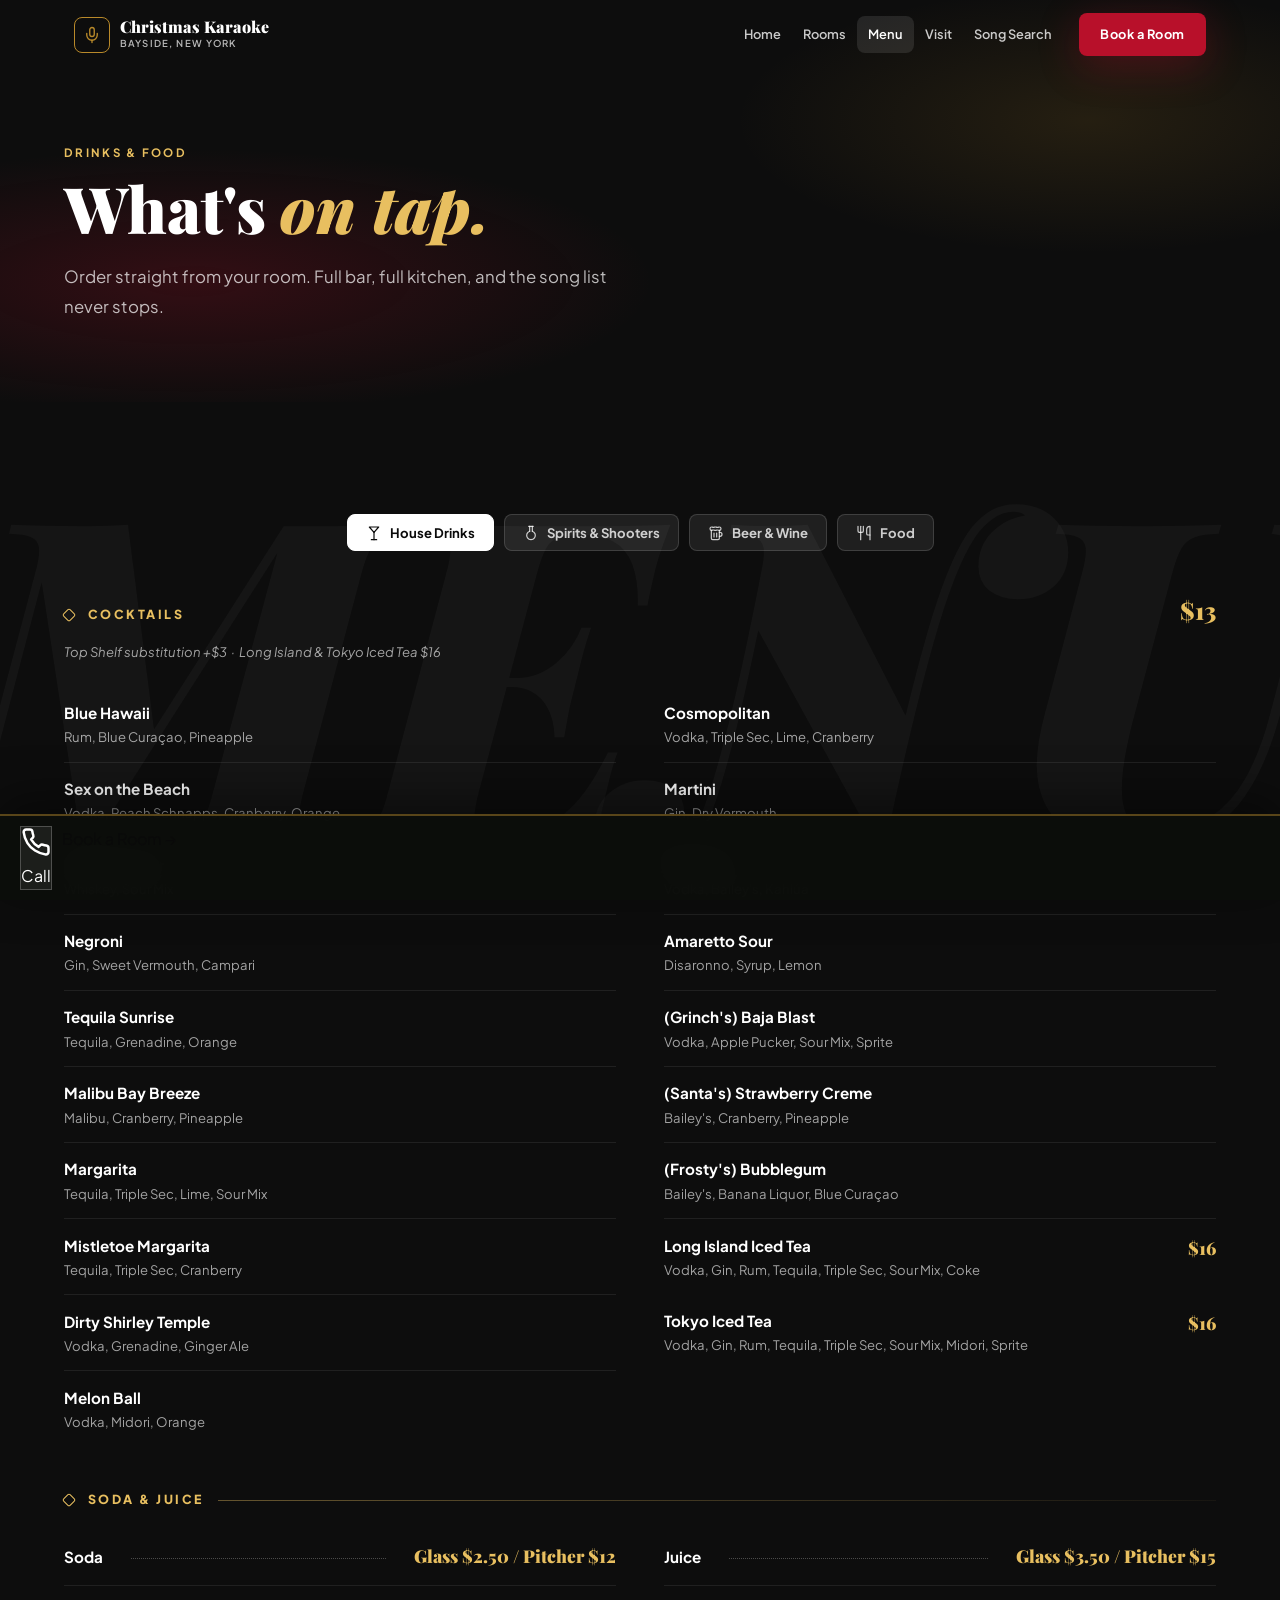
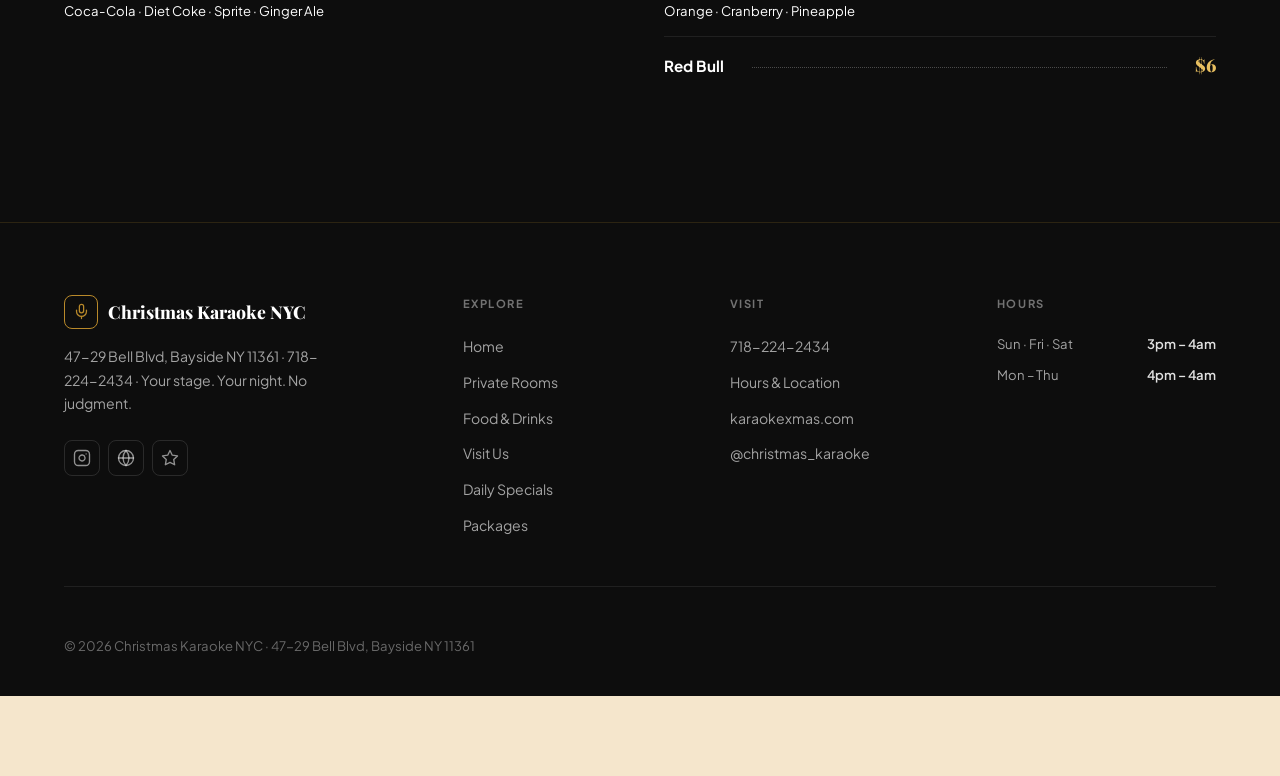
<file: menu.html>
<!DOCTYPE html>
<html lang="en">
<head>
<meta charset="UTF-8">
<meta name="viewport" content="width=device-width, initial-scale=1.0">
<title>Menu | Christmas Karaoke NYC</title>
<meta name="description" content="Cocktails, spirits, beer, wine, soju, and food. Order straight from your private karaoke room at Christmas Karaoke NYC in Bayside, Queens.">
<link rel="canonical" href="https://www.karaokexmas.com/menu.html">
<link rel="icon" href="data:image/svg+xml,%3Csvg xmlns='http://www.w3.org/2000/svg' viewBox='0 0 24 24' fill='none' stroke='%23e8bf60' stroke-width='2.2' stroke-linecap='round' stroke-linejoin='round'%3E%3Crect x='9' y='2' width='6' height='12' rx='3'/%3E%3Cpath d='M19 10v2a7 7 0 0 1-14 0v-2'/%3E%3Cline x1='12' x2='12' y1='19' y2='22'/%3E%3C/svg%3E">
<link rel="preconnect" href="https://fonts.googleapis.com">
<link rel="preconnect" href="https://fonts.gstatic.com" crossorigin>
<link href="https://fonts.googleapis.com/css2?family=Plus+Jakarta+Sans:wght@400;500;600;700;800&family=Playfair+Display:ital,wght@0,800;0,900;1,900&display=swap" rel="stylesheet">
<link rel="stylesheet" href="styles.css">
</head>
<body>

<!-- NAV -->
<nav id="nav">
  <div class="nav-inner">
    <a href="index.html" class="nav-logo">
      <div class="nav-logo-icon"><svg viewBox="0 0 24 24" fill="none" stroke="currentColor" stroke-width="1.8" stroke-linecap="round" stroke-linejoin="round"><rect x="9" y="2" width="6" height="12" rx="3"/><path d="M19 10v2a7 7 0 0 1-14 0v-2"/><line x1="12" x2="12" y1="19" y2="22"/></svg></div>
      <div><span class="nav-logo-top">Christmas Karaoke</span><span class="nav-logo-sub">Bayside, New York</span></div>
    </a>
    <ul class="nav-links">
      <li><a href="index.html">Home</a></li>
      <li><a href="rooms.html">Rooms</a></li>
      <li><a href="menu.html" class="active">Menu</a></li>
      <li><a href="visit.html">Visit</a></li>
      <li><a href="https://playboxkaraoke.com/search/" target="_blank" rel="noopener">Song Search</a></li>
    </ul>
    <div class="nav-book"><a href="index.html#booking" class="btn btn-red">Book a Room</a></div>
    <button class="nav-burger" onclick="toggleNav()" aria-label="Menu" aria-expanded="false"><span></span><span></span><span></span></button>
  </div>
</nav>
<div class="nav-drawer" id="nav-drawer">
  <a href="index.html" onclick="closeNav()">Home</a>
  <a href="rooms.html" onclick="closeNav()">Rooms</a>
  <a href="menu.html" onclick="closeNav()">Menu</a>
  <a href="visit.html" onclick="closeNav()">Visit</a>
  <a href="https://playboxkaraoke.com/search/" target="_blank" rel="noopener" onclick="closeNav()">Song Search</a>
  <a href="index.html#booking" onclick="closeNav()" class="drawer-book">Book a Room →</a>
</div>

<!-- PAGE HEADER -->
<section class="page-header">
  <div class="page-header-inner">
    <p class="page-header-eyebrow">Drinks & Food</p>
    <h1>What's <em>on tap.</em></h1>
    <p class="page-header-sub">Order straight from your room. Full bar, full kitchen, and the song list never stops.</p>
  </div>
</section>

<!-- MENU -->
<section id="menu" class="has-page-header">
  <div class="menu-tabs reveal">
    <button class="menu-tab-btn active" onclick="switchMenu('cocktails',this)"><svg viewBox="0 0 24 24" fill="none" stroke="currentColor" stroke-width="1.8" stroke-linecap="round" stroke-linejoin="round"><path d="M8 22h8"/><path d="M12 11v11"/><path d="M19 3H5l7 8z"/></svg>House Drinks</button>
    <button class="menu-tab-btn" onclick="switchMenu('spirits',this)"><svg viewBox="0 0 24 24" fill="none" stroke="currentColor" stroke-width="1.8" stroke-linecap="round" stroke-linejoin="round"><path d="M10 2v7.31"/><path d="M14 9.3V1.99"/><path d="M8.5 2h7"/><path d="M14 9.3a6.5 6.5 0 1 1-4 0"/></svg>Spirits & Shooters</button>
    <button class="menu-tab-btn" onclick="switchMenu('beer',this)"><svg viewBox="0 0 24 24" fill="none" stroke="currentColor" stroke-width="1.8" stroke-linecap="round" stroke-linejoin="round"><path d="M17 11h1a3 3 0 0 1 0 6h-1"/><path d="M9 12v6"/><path d="M13 12v6"/><path d="M14 7.5c-1 0-1.44.5-3 .5s-2-.5-3-.5-1.72.5-2.5.5a2.5 2.5 0 0 1 0-5c.78 0 1.57.5 2.5.5C9.44 3.5 10 3 11 3s1.56.5 3 .5 2.5-.5 3-.5a2.5 2.5 0 0 1 0 5c-.78 0-1.5-.5-3-.5Z"/><path d="M5 8v12a2 2 0 0 0 2 2h8a2 2 0 0 0 2-2V8"/></svg>Beer & Wine</button>
    <button class="menu-tab-btn" onclick="switchMenu('food',this)"><svg viewBox="0 0 24 24" fill="none" stroke="currentColor" stroke-width="1.8" stroke-linecap="round" stroke-linejoin="round"><path d="M3 2v7c0 1.1.9 2 2 2h4a2 2 0 0 0 2-2V2"/><path d="M7 2v20"/><path d="M21 15V2a5 5 0 0 0-5 5v6c0 1.1.9 2 2 2h3z"/><path d="M21 15v7"/></svg>Food</button>
  </div>

  <!-- HOUSE COCKTAILS -->
  <div class="menu-panel active" id="mp-cocktails">
    <div class="menu-price-head">
      <span class="menu-cat">Cocktails</span>
      <span class="menu-price-amount">$13</span>
    </div>
    <p class="menu-note">Top Shelf substitution +$3 &nbsp;·&nbsp; Long Island & Tokyo Iced Tea $16</p>
    <div class="menu-2col">
      <div class="menu-col">
        <ul class="menu-list">
          <li class="menu-row"><div><div class="menu-row-name">Blue Hawaii</div><span class="menu-row-ing">Rum, Blue Curaçao, Pineapple</span></div></li>
          <li class="menu-row"><div><div class="menu-row-name">Sex on the Beach</div><span class="menu-row-ing">Vodka, Peach Schnapps, Cranberry, Orange</span></div></li>
          <li class="menu-row"><div><div class="menu-row-name">Whiskey Sour</div><span class="menu-row-ing">Whiskey, Sour Mix</span></div></li>
          <li class="menu-row"><div><div class="menu-row-name">Negroni</div><span class="menu-row-ing">Gin, Sweet Vermouth, Campari</span></div></li>
          <li class="menu-row"><div><div class="menu-row-name">Tequila Sunrise</div><span class="menu-row-ing">Tequila, Grenadine, Orange</span></div></li>
          <li class="menu-row"><div><div class="menu-row-name">Malibu Bay Breeze</div><span class="menu-row-ing">Malibu, Cranberry, Pineapple</span></div></li>
          <li class="menu-row"><div><div class="menu-row-name">Margarita</div><span class="menu-row-ing">Tequila, Triple Sec, Lime, Sour Mix</span></div></li>
          <li class="menu-row"><div><div class="menu-row-name">Mistletoe Margarita</div><span class="menu-row-ing">Tequila, Triple Sec, Cranberry</span></div></li>
          <li class="menu-row"><div><div class="menu-row-name">Dirty Shirley Temple</div><span class="menu-row-ing">Vodka, Grenadine, Ginger Ale</span></div></li>
          <li class="menu-row"><div><div class="menu-row-name">Melon Ball</div><span class="menu-row-ing">Vodka, Midori, Orange</span></div></li>
        </ul>
      </div>
      <div class="menu-col">
        <ul class="menu-list">
          <li class="menu-row"><div><div class="menu-row-name">Cosmopolitan</div><span class="menu-row-ing">Vodka, Triple Sec, Lime, Cranberry</span></div></li>
          <li class="menu-row"><div><div class="menu-row-name">Martini</div><span class="menu-row-ing">Gin, Dry Vermouth</span></div></li>
          <li class="menu-row"><div><div class="menu-row-name">Mudslide</div><span class="menu-row-ing">Vodka, Bailey's, Kahlúa</span></div></li>
          <li class="menu-row"><div><div class="menu-row-name">Amaretto Sour</div><span class="menu-row-ing">Disaronno, Syrup, Lemon</span></div></li>
          <li class="menu-row"><div><div class="menu-row-name">(Grinch's) Baja Blast</div><span class="menu-row-ing">Vodka, Apple Pucker, Sour Mix, Sprite</span></div></li>
          <li class="menu-row"><div><div class="menu-row-name">(Santa's) Strawberry Creme</div><span class="menu-row-ing">Bailey's, Cranberry, Pineapple</span></div></li>
          <li class="menu-row"><div><div class="menu-row-name">(Frosty's) Bubblegum</div><span class="menu-row-ing">Bailey's, Banana Liquor, Blue Curaçao</span></div></li>
          <li class="menu-row menu-row-priced"><div class="menu-row-priced-inner"><div><div class="menu-row-name">Long Island Iced Tea</div><span class="menu-row-ing">Vodka, Gin, Rum, Tequila, Triple Sec, Sour Mix, Coke</span></div><span class="menu-row-priced-amount">$16</span></div></li>
          <li class="menu-row menu-row-priced"><div class="menu-row-priced-inner"><div><div class="menu-row-name">Tokyo Iced Tea</div><span class="menu-row-ing">Vodka, Gin, Rum, Tequila, Triple Sec, Sour Mix, Midori, Sprite</span></div><span class="menu-row-priced-amount">$16</span></div></li>
        </ul>
      </div>
    </div>
    <div class="menu-subsection">
      <span class="menu-cat">Soda & Juice</span>
      <div class="menu-2col">
        <ul class="menu-list">
          <li class="menu-row"><div class="menu-row-name">Soda</div><div class="menu-row-dots"></div><div class="menu-row-price">Glass $2.50 / Pitcher $12</div></li>
          <li class="menu-row"><div><div class="menu-row-name menu-row-fine">Coca-Cola · Diet Coke · Sprite · Ginger Ale</div></div></li>
        </ul>
        <ul class="menu-list">
          <li class="menu-row"><div class="menu-row-name">Juice</div><div class="menu-row-dots"></div><div class="menu-row-price">Glass $3.50 / Pitcher $15</div></li>
          <li class="menu-row"><div><div class="menu-row-name menu-row-fine">Orange · Cranberry · Pineapple</div></div></li>
          <li class="menu-row"><div class="menu-row-name">Red Bull</div><div class="menu-row-dots"></div><div class="menu-row-price">$6</div></li>
        </ul>
      </div>
    </div>
  </div>

  <!-- SPIRITS & SHOOTERS -->
  <div class="menu-panel" id="mp-spirits">
    <span class="menu-cat">Top Shelf</span>
    <table class="spirits-table">
      <thead><tr><th>Spirit</th><th>Mix</th><th>Rock/Neat</th><th>Shot</th></tr></thead>
      <tbody>
        <tr><td>Casamigos</td><td>16</td><td>16</td><td>13</td></tr>
        <tr><td>Tito's</td><td>15</td><td>14</td><td>11</td></tr>
        <tr><td>Hennessy</td><td>14</td><td>13</td><td>11</td></tr>
        <tr><td>Jack Daniel's</td><td>14</td><td>13</td><td>10</td></tr>
        <tr><td>Jameson</td><td>14</td><td>13</td><td>10</td></tr>
        <tr><td>Malibu</td><td>13</td><td>12</td><td>10</td></tr>
        <tr><td>Absolut</td><td>13</td><td>12</td><td>10</td></tr>
        <tr><td>Bacardi</td><td>12</td><td>12</td><td>10</td></tr>
        <tr><td>Bombay Sapphire</td><td>12</td><td>12</td><td>10</td></tr>
        <tr><td>Captain Morgan</td><td>12</td><td>12</td><td>10</td></tr>
        <tr><td>Tanqueray</td><td>12</td><td>12</td><td>10</td></tr>
      </tbody>
    </table>
    <span class="menu-cat">House Liquor</span>
    <table class="spirits-table">
      <thead><tr><th>Spirit</th><th>Mix</th><th>Rock/Neat</th><th>Shot</th></tr></thead>
      <tbody>
        <tr><td>Tequila · Vodka · Whiskey · Rum · Gin</td><td>11</td><td>10</td><td>8</td></tr>
      </tbody>
    </table>
    <span class="menu-cat">Soju — $15</span>
    <ul class="menu-list menu-2col">
      <li class="menu-row"><div class="menu-row-name">Charm 참</div></li>
      <li class="menu-row"><div class="menu-row-name">Chamisul Fresh 참이슬</div></li>
      <li class="menu-row"><div class="menu-row-name">Jinro Is Back 진로 이즈 백</div></li>
      <li class="menu-row"><div class="menu-row-name">Grape 포도</div></li>
      <li class="menu-row"><div class="menu-row-name">Peach 복숭아</div></li>
      <li class="menu-row"><div class="menu-row-name">Strawberry 딸기</div></li>
    </ul>
    <span class="menu-cat">Mocktails — $6</span>
    <ul class="menu-list menu-3col">
      <li class="menu-row"><div class="menu-row-name">Lemonade</div></li>
      <li class="menu-row"><div class="menu-row-name">Shirley Temple</div></li>
      <li class="menu-row"><div class="menu-row-name">Sunrise</div></li>
    </ul>
    <div class="menu-price-head">
      <span class="menu-cat">Shooters</span>
      <span class="menu-price-amount">$10</span>
    </div>
    <div class="menu-2col" style="margin-top:1rem;margin-bottom:1.5rem;">
      <ul class="menu-list">
        <li class="menu-row"><div><div class="menu-row-name">Green Tea</div><span class="menu-row-ing">Whiskey, Peach Schnapps, Sour Mix</span></div></li>
        <li class="menu-row"><div><div class="menu-row-name">Lemon Drop</div><span class="menu-row-ing">Lemon, Syrup, Vodka</span></div></li>
        <li class="menu-row"><div><div class="menu-row-name">Kamikaze</div><span class="menu-row-ing">Vodka, Triple Sec, Lime</span></div></li>
        <li class="menu-row"><div><div class="menu-row-name">Jolly Rancher</div><span class="menu-row-ing">Peach, Midori, Cranberry</span></div></li>
      </ul>
      <ul class="menu-list">
        <li class="menu-row"><div><div class="menu-row-name">Orgasm</div><span class="menu-row-ing">Bailey's, Kahlúa</span></div></li>
        <li class="menu-row"><div><div class="menu-row-name">Screaming Orgasm</div><span class="menu-row-ing">Vodka, Bailey's, Kahlúa</span></div></li>
        <li class="menu-row"><div><div class="menu-row-name">Woo Woo</div><span class="menu-row-ing">Vodka, Peach Schnapps, Cranberry</span></div></li>
        <li class="menu-row"><div><div class="menu-row-name">Tootsie Roll</div><span class="menu-row-ing">Orange, Kahlúa</span></div></li>
      </ul>
    </div>
    <ul class="menu-list menu-list-bordered-top">
      <li class="menu-row"><div class="menu-row-name">Jagerbomb</div><span class="jager-note">Jägermeister, Red Bull</span><div class="menu-row-dots"></div><div class="menu-row-price">$12</div></li>
    </ul>
  </div>

  <!-- BEER & WINE -->
  <div class="menu-panel" id="mp-beer">
    <span class="menu-cat">Draft & Bottled Beer</span>
    <div class="beer-grid">
      <ul class="menu-list">
        <li class="menu-row"><div class="menu-row-name">Bud Light</div><div class="menu-row-dots"></div><div class="menu-row-price">$7</div></li>
        <li class="menu-row"><div class="menu-row-name">Budweiser</div><div class="menu-row-dots"></div><div class="menu-row-price">$7</div></li>
        <li class="menu-row"><div class="menu-row-name">Coors Light</div><div class="menu-row-dots"></div><div class="menu-row-price">$7</div></li>
        <li class="menu-row"><div class="menu-row-name">Angry Orchard</div><div class="menu-row-dots"></div><div class="menu-row-price">$8</div></li>
      </ul>
      <ul class="menu-list">
        <li class="menu-row"><div class="menu-row-name">Blue Moon</div><div class="menu-row-dots"></div><div class="menu-row-price">$8</div></li>
        <li class="menu-row"><div class="menu-row-name">Corona</div><div class="menu-row-dots"></div><div class="menu-row-price">$8</div></li>
        <li class="menu-row"><div class="menu-row-name">Heineken</div><div class="menu-row-dots"></div><div class="menu-row-price">$8</div></li>
        <li class="menu-row"><div class="menu-row-name">IPA</div><div class="menu-row-dots"></div><div class="menu-row-price">$8</div></li>
      </ul>
      <ul class="menu-list">
        <li class="menu-row"><div class="menu-row-name">Stella Artois</div><div class="menu-row-dots"></div><div class="menu-row-price">$8</div></li>
        <li class="menu-row"><div class="menu-row-name">Terra</div><div class="menu-row-dots"></div><div class="menu-row-price">$8</div></li>
        <li class="menu-row"><div class="menu-row-name">White Claw Black Cherry</div><div class="menu-row-dots"></div><div class="menu-row-price">$8</div></li>
        <li class="menu-row"><div class="menu-row-name">White Claw Mango</div><div class="menu-row-dots"></div><div class="menu-row-price">$8</div></li>
      </ul>
    </div>
    <span class="menu-cat menu-cat-spaced">Wine — Bottle $45</span>
    <div class="menu-2col">
      <ul class="menu-list">
        <li class="menu-row"><div><div class="menu-row-name">Red Wine</div><span class="menu-row-ing">Merlot · Pinot Noir</span></div></li>
      </ul>
      <ul class="menu-list">
        <li class="menu-row"><div><div class="menu-row-name">White Wine</div><span class="menu-row-ing">Pinot Grigio · Sauvignon Blanc</span></div></li>
      </ul>
    </div>
  </div>

  <!-- FOOD -->
  <div class="menu-panel" id="mp-food">
    <div class="food-grid">
      <div>
        <span class="menu-cat">Appetizers</span>
        <ul class="menu-list">
          <li class="menu-row"><div class="menu-row-name">Sweet Chili Potstickers</div><div class="menu-row-dots"></div><div class="menu-row-price">$9.95</div></li>
          <li class="menu-row"><div class="menu-row-name">Snowing French Fries</div><div class="menu-row-dots"></div><div class="menu-row-price">$9.95</div></li>
          <li class="menu-row"><div class="menu-row-name">Seasoned French Fries</div><div class="menu-row-dots"></div><div class="menu-row-price">$9.95</div></li>
          <li class="menu-row"><div class="menu-row-name">Classic French Fries</div><div class="menu-row-dots"></div><div class="menu-row-price">$8.95</div></li>
          <li class="menu-row"><div class="menu-row-name">Sweet Potato French Fries</div><div class="menu-row-dots"></div><div class="menu-row-price">$8.95</div></li>
          <li class="menu-row"><div class="menu-row-name">Edamame</div><div class="menu-row-dots"></div><div class="menu-row-price">$8.95</div></li>
        </ul>
        <span class="menu-cat menu-cat-tight">마른안주 / Dried Seafood</span>
        <ul class="menu-list">
          <li class="menu-row"><div><div class="menu-row-name">마른 오징어 & 땅콩</div><span class="menu-row-ing">Grilled Squid and Peanuts</span></div><div class="menu-row-dots"></div><div class="menu-row-price">$28.95</div></li>
          <li class="menu-row"><div><div class="menu-row-name">쥐포구이</div><span class="menu-row-ing">Grilled Fish Jerky</span></div><div class="menu-row-dots"></div><div class="menu-row-price">$25.95</div></li>
        </ul>
      </div>
      <div>
        <span class="menu-cat">Chicken</span>
        <ul class="menu-list">
          <li class="menu-row menu-row-chicken">
            <div><div class="menu-row-name">Chicken Poppers</div></div>
            <div class="chicken-sizes">
              <div class="chicken-size"><span class="chicken-size-label">Sm</span><span>$19.95</span></div>
              <div class="chicken-size"><span class="chicken-size-label">Md</span><span>$27.95</span></div>
              <div class="chicken-size"><span class="chicken-size-label">Lg</span><span>$35.95</span></div>
            </div>
          </li>
          <li class="menu-row menu-row-chicken">
            <div><div class="menu-row-name">Snowing Poppers</div><span class="menu-row-ing">White cheese, onion & garlic powder coating</span></div>
            <div class="chicken-sizes">
              <div class="chicken-size"><span class="chicken-size-label">Sm</span><span>$21.95</span></div>
              <div class="chicken-size"><span class="chicken-size-label">Md</span><span>$29.95</span></div>
              <div class="chicken-size"><span class="chicken-size-label">Lg</span><span>$37.95</span></div>
            </div>
          </li>
        </ul>
        <span class="menu-cat menu-cat-tight">Dessert</span>
        <ul class="menu-list">
          <li class="menu-row"><div class="menu-row-name">Fried Oreos</div><div class="menu-row-dots"></div><div class="menu-row-price">$8.95</div></li>
        </ul>
      </div>
    </div>
  </div>
</section>

<!-- FOOTER -->
<footer>
  <div class="footer-inner">
    <div class="footer-top">
      <div>
        <div class="footer-brand-logo"><div class="footer-brand-icon"><svg viewBox="0 0 24 24" fill="none" stroke="currentColor" stroke-width="1.8" stroke-linecap="round" stroke-linejoin="round"><rect x="9" y="2" width="6" height="12" rx="3"/><path d="M19 10v2a7 7 0 0 1-14 0v-2"/><line x1="12" x2="12" y1="19" y2="22"/></svg></div><div class="footer-brand-name">Christmas Karaoke NYC</div></div>
        <p class="footer-tagline">47-29 Bell Blvd, Bayside NY 11361 · 718-224-2434 · Your stage. Your night. No judgment.</p>
        <div class="footer-socials">
          <a href="https://instagram.com/christmas_karaoke" class="social-link" aria-label="Instagram"><svg viewBox="0 0 24 24" fill="none" stroke="currentColor" stroke-width="1.8" stroke-linecap="round" stroke-linejoin="round"><rect x="2" y="2" width="20" height="20" rx="5" ry="5"/><path d="M16 11.37A4 4 0 1 1 12.63 8 4 4 0 0 1 16 11.37z"/><line x1="17.5" y1="6.5" x2="17.51" y2="6.5"/></svg></a>
          <a href="https://www.google.com/search?q=christmas+karaoke+bayside" target="_blank" rel="noopener" class="social-link" aria-label="Google reviews"><svg viewBox="0 0 24 24" fill="none" stroke="currentColor" stroke-width="1.8" stroke-linecap="round" stroke-linejoin="round"><circle cx="12" cy="12" r="10"/><line x1="2" y1="12" x2="22" y2="12"/><path d="M12 2a15.3 15.3 0 0 1 4 10 15.3 15.3 0 0 1-4 10 15.3 15.3 0 0 1-4-10 15.3 15.3 0 0 1 4-10z"/></svg></a>
          <a href="https://www.yelp.com/search?find_desc=christmas+karaoke&find_loc=bayside+ny" target="_blank" rel="noopener" class="social-link" aria-label="Yelp"><svg viewBox="0 0 24 24" fill="none" stroke="currentColor" stroke-width="1.8" stroke-linecap="round" stroke-linejoin="round"><polygon points="12 2 15.09 8.26 22 9.27 17 14.14 18.18 21.02 12 17.77 5.82 21.02 7 14.14 2 9.27 8.91 8.26 12 2"/></svg></a>
        </div>
      </div>
      <div class="footer-col"><h5>Explore</h5><ul><li><a href="index.html">Home</a></li><li><a href="rooms.html">Private Rooms</a></li><li><a href="menu.html">Food & Drinks</a></li><li><a href="visit.html">Visit Us</a></li><li><a href="index.html#specials">Daily Specials</a></li><li><a href="index.html#packages">Packages</a></li></ul></div>
      <div class="footer-col"><h5>Visit</h5><ul><li><a href="tel:+17182242434">718-224-2434</a></li><li><a href="visit.html">Hours & Location</a></li><li><a href="https://www.karaokexmas.com">karaokexmas.com</a></li><li><a href="https://instagram.com/christmas_karaoke">@christmas_karaoke</a></li></ul></div>
      <div class="footer-col"><h5>Hours</h5><ul class="footer-hours"><li><span>Sun · Fri · Sat</span><strong>3pm – 4am</strong></li><li><span>Mon – Thu</span><strong>4pm – 4am</strong></li></ul></div>
    </div>
    <div class="footer-bottom">
      <p class="footer-copy">© <span id="footer-year">2026</span> Christmas Karaoke NYC · 47-29 Bell Blvd, Bayside NY 11361</p>
    </div>
  </div>
</footer>

<!-- STICKY MOBILE CTA -->
<div class="sticky-cta">
  <div class="sticky-cta-progress" id="sticky-cta-progress"></div>
  <a href="tel:+17182242434" class="sc-call"><svg viewBox="0 0 24 24" fill="none" stroke="currentColor" stroke-width="2" stroke-linecap="round" stroke-linejoin="round"><path d="M22 16.92v3a2 2 0 0 1-2.18 2 19.79 19.79 0 0 1-8.63-3.07 19.5 19.5 0 0 1-6-6 19.79 19.79 0 0 1-3.07-8.67A2 2 0 0 1 4.11 2h3a2 2 0 0 1 2 1.72 12.84 12.84 0 0 0 .7 2.81 2 2 0 0 1-.45 2.11L8.09 9.91a16 16 0 0 0 6 6l1.27-1.27a2 2 0 0 1 2.11-.45 12.84 12.84 0 0 0 2.81.7A2 2 0 0 1 22 16.92z"/></svg>Call</a>
  <a href="index.html#booking" class="sc-book">Book a Room →</a>
</div>

<script src="app.js"></script>
</body>
</html>
</file>
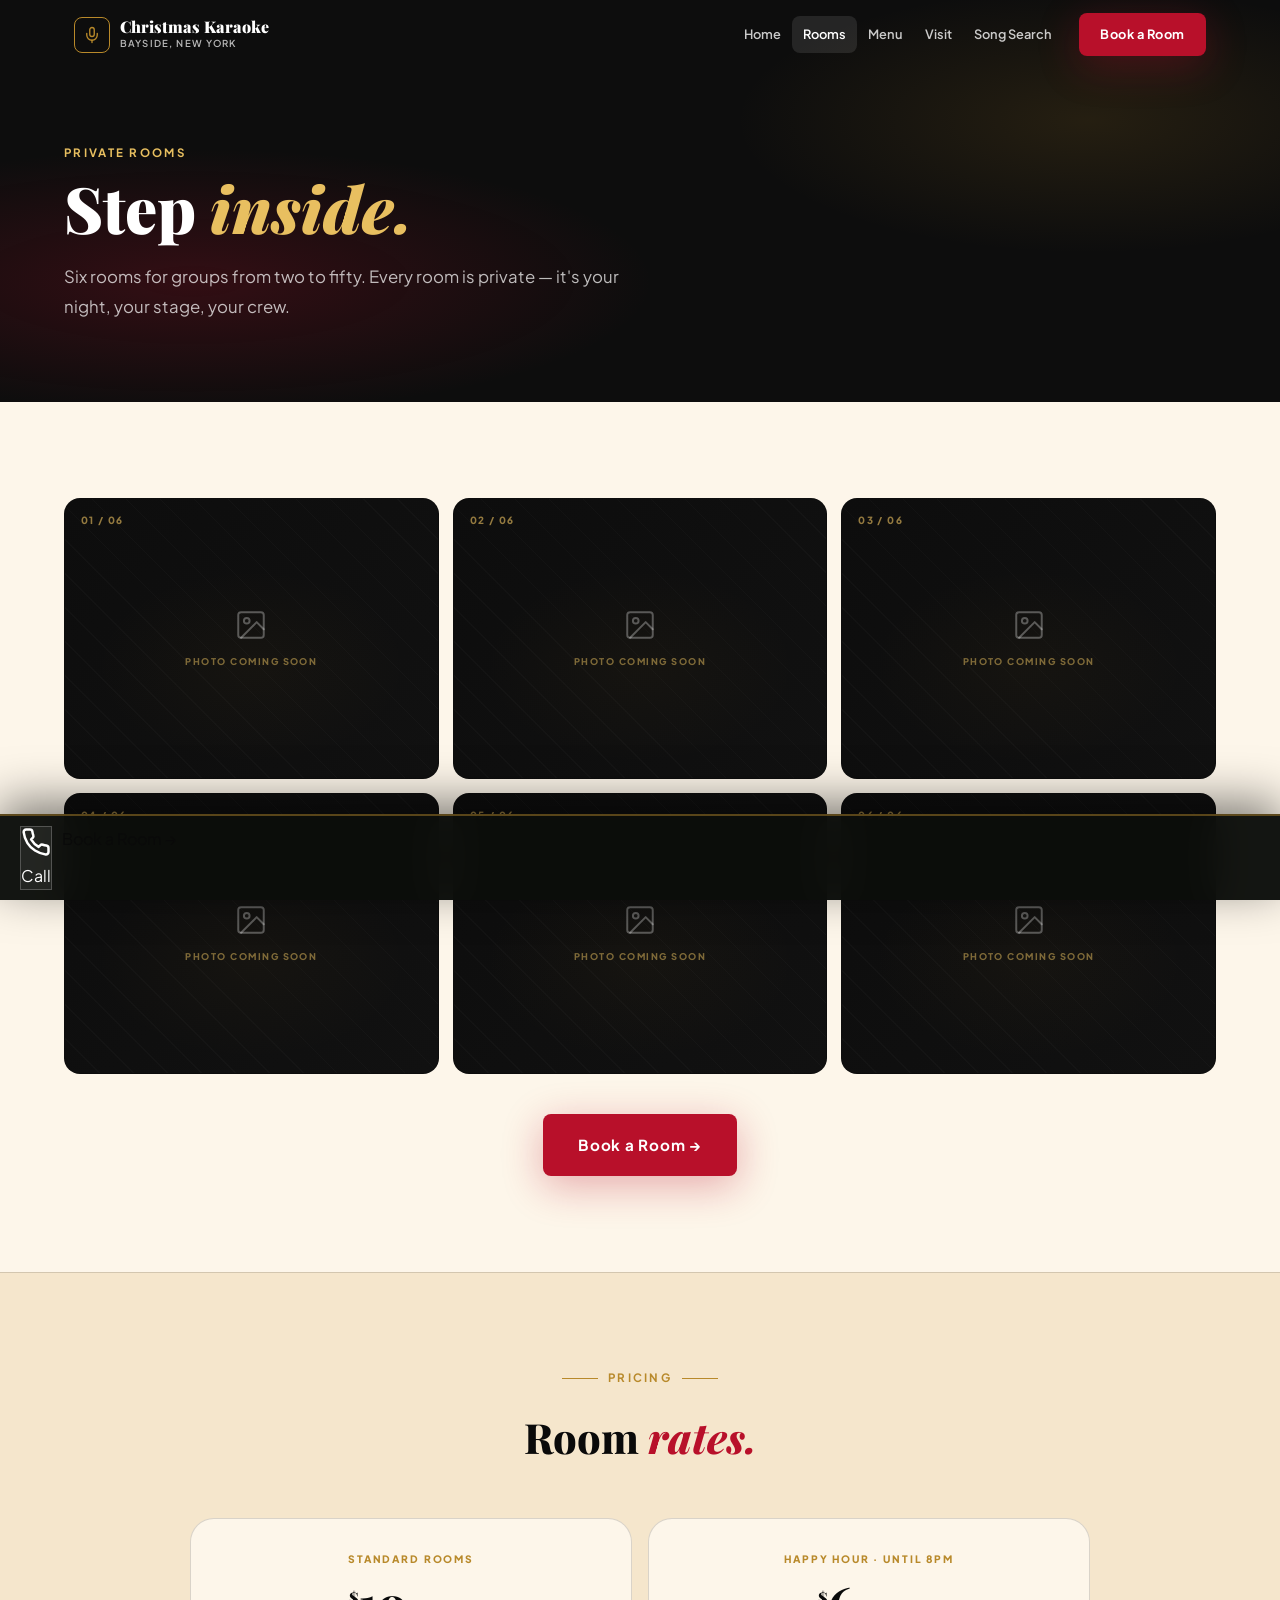
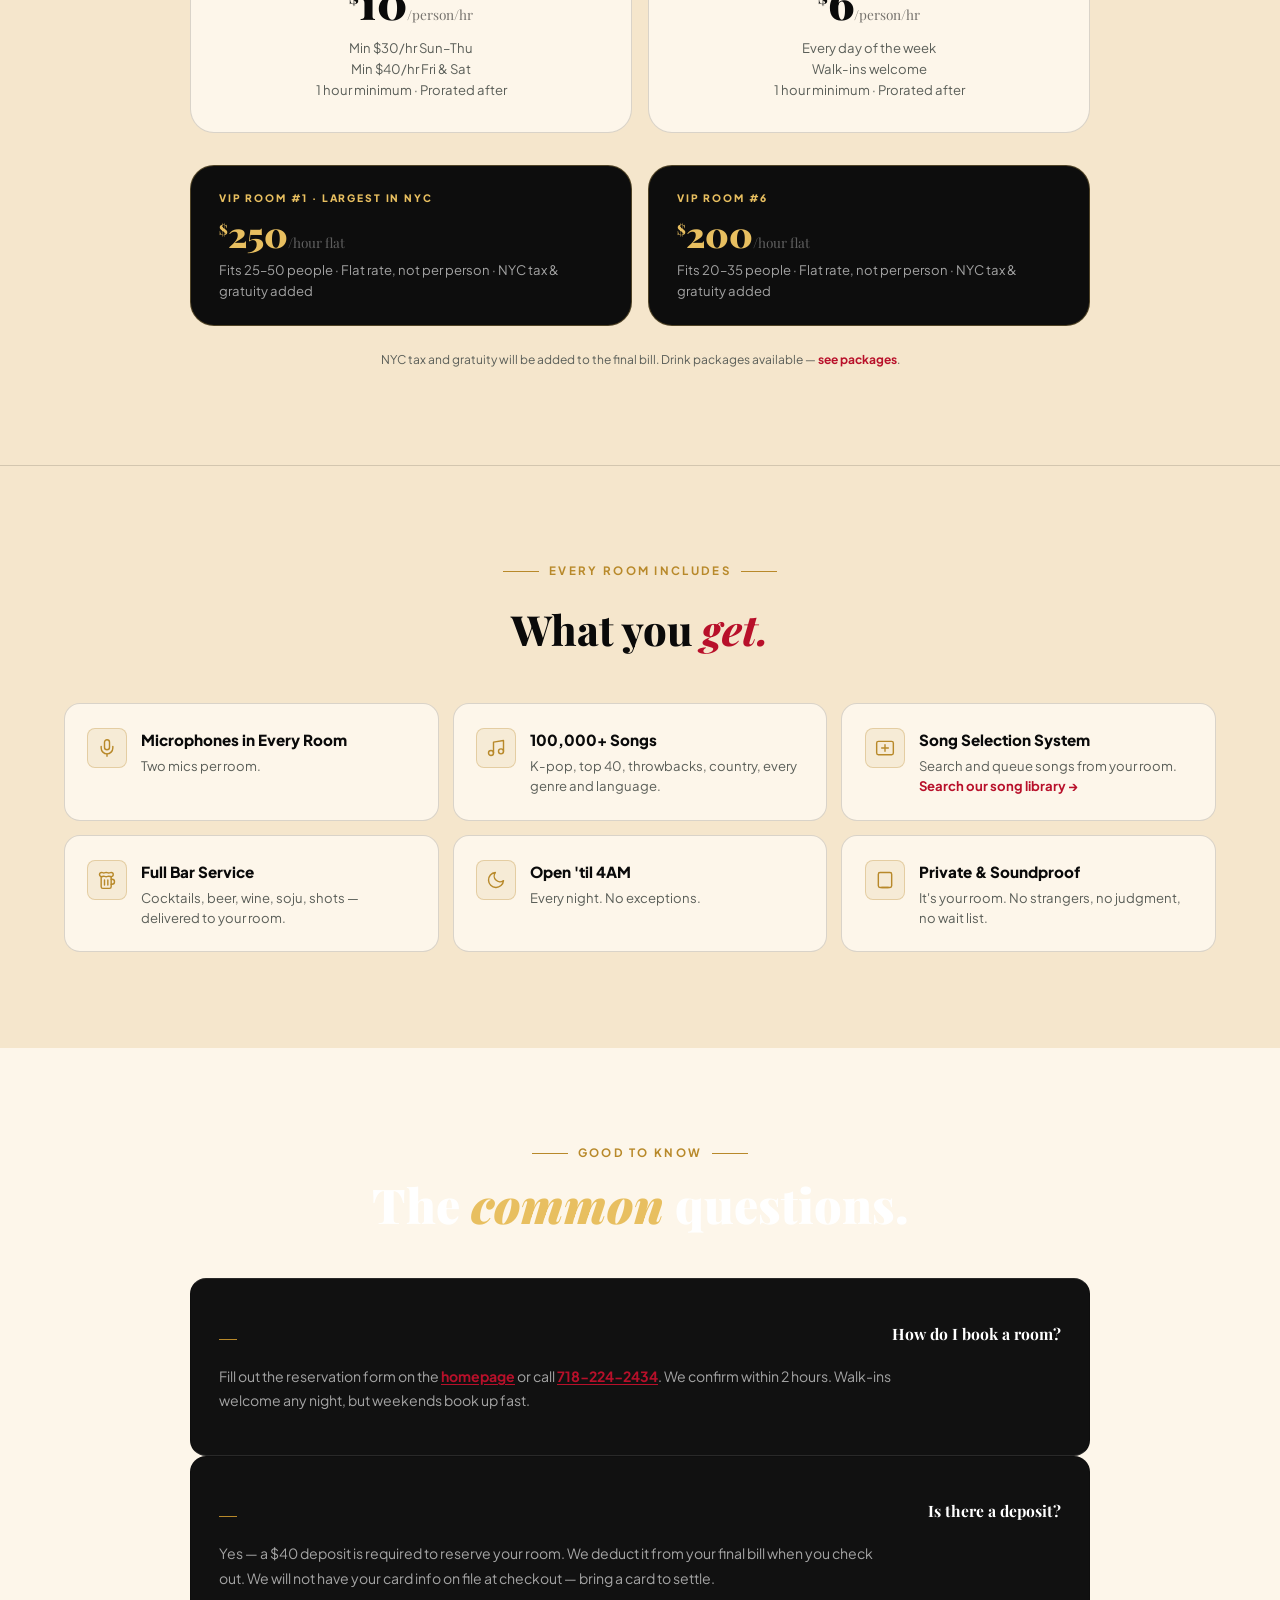
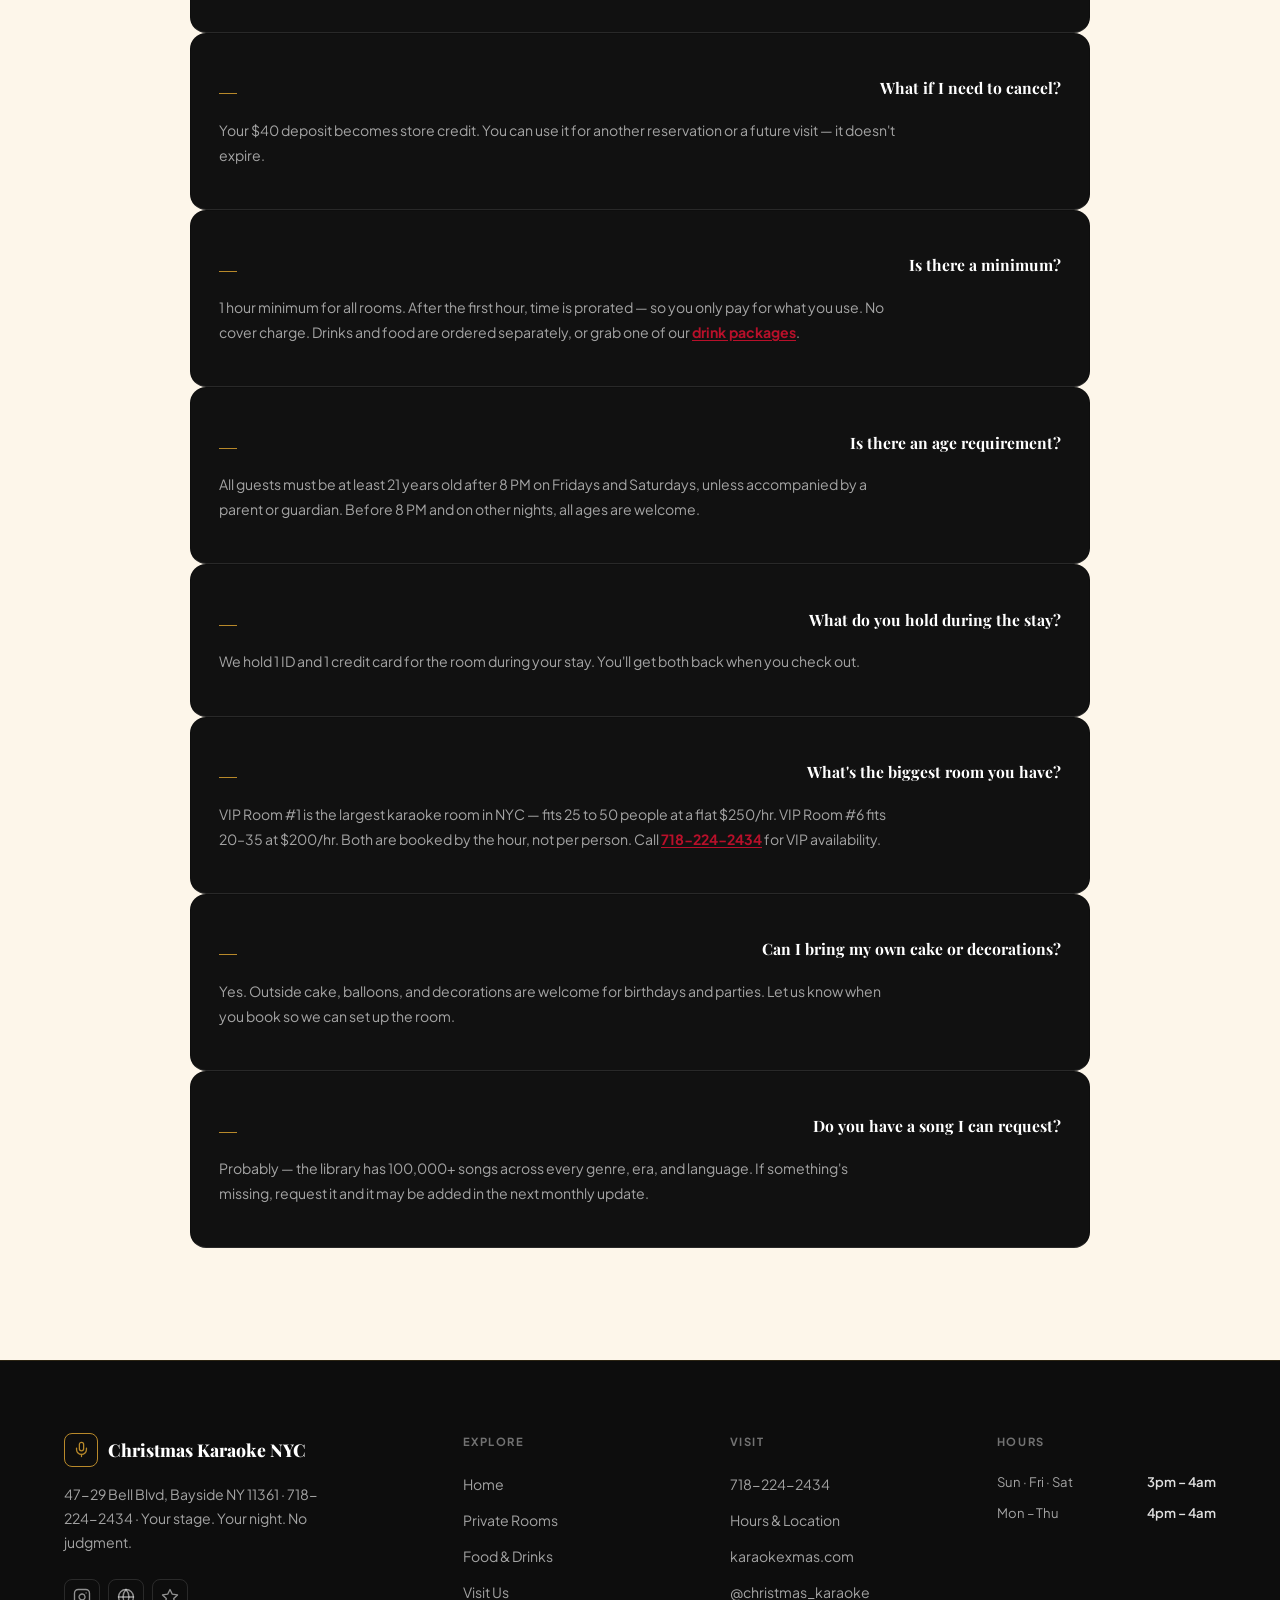
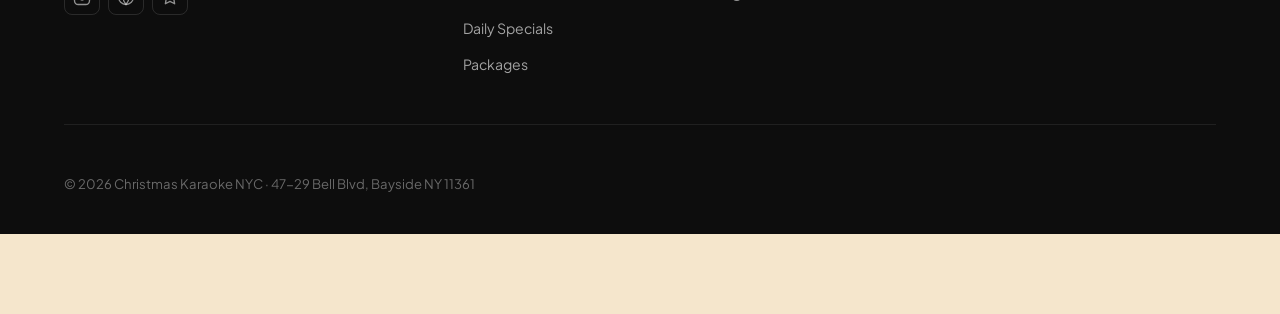
<file: rooms.html>
<!DOCTYPE html>
<html lang="en">
<head>
<meta charset="UTF-8">
<meta name="viewport" content="width=device-width, initial-scale=1.0">
<title>Rooms | Christmas Karaoke NYC</title>
<meta name="description" content="Photos of the private karaoke rooms at Christmas Karaoke NYC. Small booths, mid-sized rooms, and large suites for groups of 2 to 50.">
<link rel="canonical" href="https://www.karaokexmas.com/rooms.html">
<link rel="icon" href="data:image/svg+xml,%3Csvg xmlns='http://www.w3.org/2000/svg' viewBox='0 0 24 24' fill='none' stroke='%23e8bf60' stroke-width='2.2' stroke-linecap='round' stroke-linejoin='round'%3E%3Crect x='9' y='2' width='6' height='12' rx='3'/%3E%3Cpath d='M19 10v2a7 7 0 0 1-14 0v-2'/%3E%3Cline x1='12' x2='12' y1='19' y2='22'/%3E%3C/svg%3E">
<link rel="preconnect" href="https://fonts.googleapis.com">
<link rel="preconnect" href="https://fonts.gstatic.com" crossorigin>
<link href="https://fonts.googleapis.com/css2?family=Plus+Jakarta+Sans:wght@400;500;600;700;800&family=Playfair+Display:ital,wght@0,800;0,900;1,900&display=swap" rel="stylesheet">
<link rel="stylesheet" href="styles.css">
</head>
<body>

<!-- NAV -->
<nav id="nav">
  <div class="nav-inner">
    <a href="index.html" class="nav-logo">
      <div class="nav-logo-icon"><svg viewBox="0 0 24 24" fill="none" stroke="currentColor" stroke-width="1.8" stroke-linecap="round" stroke-linejoin="round"><rect x="9" y="2" width="6" height="12" rx="3"/><path d="M19 10v2a7 7 0 0 1-14 0v-2"/><line x1="12" x2="12" y1="19" y2="22"/></svg></div>
      <div><span class="nav-logo-top">Christmas Karaoke</span><span class="nav-logo-sub">Bayside, New York</span></div>
    </a>
    <ul class="nav-links">
      <li><a href="index.html">Home</a></li>
      <li><a href="rooms.html" class="active">Rooms</a></li>
      <li><a href="menu.html">Menu</a></li>
      <li><a href="visit.html">Visit</a></li>
      <li><a href="https://playboxkaraoke.com/search/" target="_blank" rel="noopener">Song Search</a></li>
    </ul>
    <div class="nav-book"><a href="index.html#booking" class="btn btn-red">Book a Room</a></div>
    <button class="nav-burger" onclick="toggleNav()" aria-label="Menu" aria-expanded="false"><span></span><span></span><span></span></button>
  </div>
</nav>
<div class="nav-drawer" id="nav-drawer">
  <a href="index.html" onclick="closeNav()">Home</a>
  <a href="rooms.html" onclick="closeNav()">Rooms</a>
  <a href="menu.html" onclick="closeNav()">Menu</a>
  <a href="visit.html" onclick="closeNav()">Visit</a>
  <a href="https://playboxkaraoke.com/search/" target="_blank" rel="noopener" onclick="closeNav()">Song Search</a>
  <a href="index.html#booking" onclick="closeNav()" class="drawer-book">Book a Room →</a>
</div>

<!-- PAGE HEADER -->
<section class="page-header">
  <div class="page-header-inner">
    <p class="page-header-eyebrow">Private Rooms</p>
    <h1>Step <em>inside.</em></h1>
    <p class="page-header-sub">Six rooms for groups from two to fifty. Every room is private — it's your night, your stage, your crew.</p>
  </div>
</section>

<!-- ROOMS -->
<section id="rooms" class="has-page-header">
  <div class="rooms-grid">
    <div class="room-photo reveal"><span class="room-photo-num">01 / 06</span><div class="room-photo-placeholder"><svg viewBox="0 0 24 24" fill="none" stroke="currentColor" stroke-width="1.4" stroke-linecap="round" stroke-linejoin="round"><rect x="3" y="3" width="18" height="18" rx="2"/><circle cx="9" cy="9" r="2"/><path d="m21 15-5-5L5 21"/></svg></div></div>
    <div class="room-photo reveal d1"><span class="room-photo-num">02 / 06</span><div class="room-photo-placeholder"><svg viewBox="0 0 24 24" fill="none" stroke="currentColor" stroke-width="1.4" stroke-linecap="round" stroke-linejoin="round"><rect x="3" y="3" width="18" height="18" rx="2"/><circle cx="9" cy="9" r="2"/><path d="m21 15-5-5L5 21"/></svg></div></div>
    <div class="room-photo reveal d2"><span class="room-photo-num">03 / 06</span><div class="room-photo-placeholder"><svg viewBox="0 0 24 24" fill="none" stroke="currentColor" stroke-width="1.4" stroke-linecap="round" stroke-linejoin="round"><rect x="3" y="3" width="18" height="18" rx="2"/><circle cx="9" cy="9" r="2"/><path d="m21 15-5-5L5 21"/></svg></div></div>
    <div class="room-photo reveal"><span class="room-photo-num">04 / 06</span><div class="room-photo-placeholder"><svg viewBox="0 0 24 24" fill="none" stroke="currentColor" stroke-width="1.4" stroke-linecap="round" stroke-linejoin="round"><rect x="3" y="3" width="18" height="18" rx="2"/><circle cx="9" cy="9" r="2"/><path d="m21 15-5-5L5 21"/></svg></div></div>
    <div class="room-photo reveal d1"><span class="room-photo-num">05 / 06</span><div class="room-photo-placeholder"><svg viewBox="0 0 24 24" fill="none" stroke="currentColor" stroke-width="1.4" stroke-linecap="round" stroke-linejoin="round"><rect x="3" y="3" width="18" height="18" rx="2"/><circle cx="9" cy="9" r="2"/><path d="m21 15-5-5L5 21"/></svg></div></div>
    <div class="room-photo reveal d2"><span class="room-photo-num">06 / 06</span><div class="room-photo-placeholder"><svg viewBox="0 0 24 24" fill="none" stroke="currentColor" stroke-width="1.4" stroke-linecap="round" stroke-linejoin="round"><rect x="3" y="3" width="18" height="18" rx="2"/><circle cx="9" cy="9" r="2"/><path d="m21 15-5-5L5 21"/></svg></div></div>
  </div>
  <div class="rooms-footer reveal"><a href="index.html#booking" class="btn btn-red btn-lg">Book a Room →</a></div>
</section>

<!-- ROOM RATES -->
<section id="room-rates">
  <div class="rates-inner">
    <div class="rates-header">
      <p class="section-eyebrow reveal">Pricing</p>
      <h2 class="rates-h2 reveal d1">Room <em>rates.</em></h2>
    </div>
    <div class="rates-grid rates-grid-spaced reveal">
      <div class="rate-card">
        <div class="rate-label">Standard Rooms</div>
        <div class="rate-price"><sup>$</sup>10<small>/person/hr</small></div>
        <div class="rate-detail">Min $30/hr Sun–Thu<br>Min $40/hr Fri & Sat<br>1 hour minimum · Prorated after</div>
      </div>
      <div class="rate-card">
        <div class="rate-label">Happy Hour · Until 8PM</div>
        <div class="rate-price"><sup>$</sup>6<small>/person/hr</small></div>
        <div class="rate-detail">Every day of the week<br>Walk-ins welcome<br>1 hour minimum · Prorated after</div>
      </div>
    </div>
    <div class="rates-grid reveal d1">
      <div class="rate-card-dark">
        <div class="rate-label">VIP Room #1 · Largest in NYC</div>
        <div class="rate-price"><sup>$</sup>250<small>/hour flat</small></div>
        <div class="rate-detail">Fits 25–50 people · Flat rate, not per person · NYC tax & gratuity added</div>
      </div>
      <div class="rate-card-dark">
        <div class="rate-label">VIP Room #6</div>
        <div class="rate-price"><sup>$</sup>200<small>/hour flat</small></div>
        <div class="rate-detail">Fits 20–35 people · Flat rate, not per person · NYC tax & gratuity added</div>
      </div>
    </div>
    <p class="rates-note reveal d2">NYC tax and gratuity will be added to the final bill. Drink packages available — <a href="index.html#packages">see packages</a>.</p>
  </div>
</section>

<!-- ROOM FEATURES -->
<section id="room-features">
  <div class="room-features-header">
    <p class="section-eyebrow reveal">Every Room Includes</p>
    <h2 class="room-features-h2 reveal d1">What you <em>get.</em></h2>
  </div>
  <div class="room-features-grid">
    <div class="rf-item reveal">
      <div class="rf-icon"><svg viewBox="0 0 24 24"><rect x="9" y="2" width="6" height="12" rx="3"/><path d="M19 10v2a7 7 0 0 1-14 0v-2"/><line x1="12" x2="12" y1="19" y2="22"/></svg></div>
      <div class="rf-text"><div class="rf-name">Microphones in Every Room</div><div class="rf-sub">Two mics per room.</div></div>
    </div>
    <div class="rf-item reveal d1">
      <div class="rf-icon"><svg viewBox="0 0 24 24"><path d="M9 18V5l12-2v13"/><circle cx="6" cy="18" r="3"/><circle cx="18" cy="16" r="3"/></svg></div>
      <div class="rf-text"><div class="rf-name">100,000+ Songs</div><div class="rf-sub">K-pop, top 40, throwbacks, country, every genre and language.</div></div>
    </div>
    <div class="rf-item reveal d2">
      <div class="rf-icon"><svg viewBox="0 0 24 24"><rect x="2" y="4" width="20" height="16" rx="2"/><path d="M12 8v8M8 12h8"/></svg></div>
      <div class="rf-text"><div class="rf-name">Song Selection System</div><div class="rf-sub">Search and queue songs from your room. <a href="https://playboxkaraoke.com/search/" target="_blank" rel="noopener" style="color:var(--red);font-weight:700;">Search our song library →</a></div></div>
    </div>
    <div class="rf-item reveal">
      <div class="rf-icon"><svg viewBox="0 0 24 24"><path d="M17 11h1a3 3 0 0 1 0 6h-1"/><path d="M9 12v6M13 12v6"/><path d="M14 7.5c-1 0-1.44.5-3 .5s-2-.5-3-.5-1.72.5-2.5.5a2.5 2.5 0 0 1 0-5c.78 0 1.57.5 2.5.5C9.44 3.5 10 3 11 3s1.56.5 3 .5 2.5-.5 3-.5a2.5 2.5 0 0 1 0 5c-.78 0-1.5-.5-3-.5Z"/><path d="M5 8v12a2 2 0 0 0 2 2h8a2 2 0 0 0 2-2V8"/></svg></div>
      <div class="rf-text"><div class="rf-name">Full Bar Service</div><div class="rf-sub">Cocktails, beer, wine, soju, shots — delivered to your room.</div></div>
    </div>
    <div class="rf-item reveal d1">
      <div class="rf-icon"><svg viewBox="0 0 24 24"><path d="M21 12.79A9 9 0 1 1 11.21 3 7 7 0 0 0 21 12.79z"/></svg></div>
      <div class="rf-text"><div class="rf-name">Open 'til 4AM</div><div class="rf-sub">Every night. No exceptions.</div></div>
    </div>
    <div class="rf-item reveal d2">
      <div class="rf-icon"><svg viewBox="0 0 24 24"><rect x="4" y="3" width="16" height="18" rx="2"/><line x1="8" y1="21" x2="16" y2="21"/></svg></div>
      <div class="rf-text"><div class="rf-name">Private & Soundproof</div><div class="rf-sub">It's your room. No strangers, no judgment, no wait list.</div></div>
    </div>
  </div>
</section>

<!-- FAQ -->
<section id="room-faq">
  <div class="faq-header">
    <p class="section-eyebrow reveal">Good to Know</p>
    <h2 class="faq-h2 reveal d1">The <em>common</em> questions.</h2>
  </div>
  <div class="faq-list">
    <div class="faq-item reveal">
      <div class="faq-q">How do I book a room?</div>
      <div class="faq-a">Fill out the reservation form on the <a href="index.html#booking">homepage</a> or call <a href="tel:+17182242434">718-224-2434</a>. We confirm within 2 hours. Walk-ins welcome any night, but weekends book up fast.</div>
    </div>
    <div class="faq-item reveal d1">
      <div class="faq-q">Is there a deposit?</div>
      <div class="faq-a">Yes — a $40 deposit is required to reserve your room. We deduct it from your final bill when you check out. We will not have your card info on file at checkout — bring a card to settle.</div>
    </div>
    <div class="faq-item reveal d2">
      <div class="faq-q">What if I need to cancel?</div>
      <div class="faq-a">Your $40 deposit becomes store credit. You can use it for another reservation or a future visit — it doesn't expire.</div>
    </div>
    <div class="faq-item reveal d3">
      <div class="faq-q">Is there a minimum?</div>
      <div class="faq-a">1 hour minimum for all rooms. After the first hour, time is prorated — so you only pay for what you use. No cover charge. Drinks and food are ordered separately, or grab one of our <a href="index.html#packages">drink packages</a>.</div>
    </div>
    <div class="faq-item reveal d4">
      <div class="faq-q">Is there an age requirement?</div>
      <div class="faq-a">All guests must be at least 21 years old after 8 PM on Fridays and Saturdays, unless accompanied by a parent or guardian. Before 8 PM and on other nights, all ages are welcome.</div>
    </div>
    <div class="faq-item reveal">
      <div class="faq-q">What do you hold during the stay?</div>
      <div class="faq-a">We hold 1 ID and 1 credit card for the room during your stay. You'll get both back when you check out.</div>
    </div>
    <div class="faq-item reveal d1">
      <div class="faq-q">What's the biggest room you have?</div>
      <div class="faq-a">VIP Room #1 is the largest karaoke room in NYC — fits 25 to 50 people at a flat $250/hr. VIP Room #6 fits 20–35 at $200/hr. Both are booked by the hour, not per person. Call <a href="tel:+17182242434">718-224-2434</a> for VIP availability.</div>
    </div>
    <div class="faq-item reveal d2">
      <div class="faq-q">Can I bring my own cake or decorations?</div>
      <div class="faq-a">Yes. Outside cake, balloons, and decorations are welcome for birthdays and parties. Let us know when you book so we can set up the room.</div>
    </div>
    <div class="faq-item reveal d3">
      <div class="faq-q">Do you have a song I can request?</div>
      <div class="faq-a">Probably — the library has 100,000+ songs across every genre, era, and language. If something's missing, request it and it may be added in the next monthly update.</div>
    </div>
  </div>
</section>

<!-- FOOTER -->
<footer>
  <div class="footer-inner">
    <div class="footer-top">
      <div>
        <div class="footer-brand-logo"><div class="footer-brand-icon"><svg viewBox="0 0 24 24" fill="none" stroke="currentColor" stroke-width="1.8" stroke-linecap="round" stroke-linejoin="round"><rect x="9" y="2" width="6" height="12" rx="3"/><path d="M19 10v2a7 7 0 0 1-14 0v-2"/><line x1="12" x2="12" y1="19" y2="22"/></svg></div><div class="footer-brand-name">Christmas Karaoke NYC</div></div>
        <p class="footer-tagline">47-29 Bell Blvd, Bayside NY 11361 · 718-224-2434 · Your stage. Your night. No judgment.</p>
        <div class="footer-socials">
          <a href="https://instagram.com/christmas_karaoke" class="social-link" aria-label="Instagram"><svg viewBox="0 0 24 24" fill="none" stroke="currentColor" stroke-width="1.8" stroke-linecap="round" stroke-linejoin="round"><rect x="2" y="2" width="20" height="20" rx="5" ry="5"/><path d="M16 11.37A4 4 0 1 1 12.63 8 4 4 0 0 1 16 11.37z"/><line x1="17.5" y1="6.5" x2="17.51" y2="6.5"/></svg></a>
          <a href="https://www.google.com/search?q=christmas+karaoke+bayside" target="_blank" rel="noopener" class="social-link" aria-label="Google reviews"><svg viewBox="0 0 24 24" fill="none" stroke="currentColor" stroke-width="1.8" stroke-linecap="round" stroke-linejoin="round"><circle cx="12" cy="12" r="10"/><line x1="2" y1="12" x2="22" y2="12"/><path d="M12 2a15.3 15.3 0 0 1 4 10 15.3 15.3 0 0 1-4 10 15.3 15.3 0 0 1-4-10 15.3 15.3 0 0 1 4-10z"/></svg></a>
          <a href="https://www.yelp.com/search?find_desc=christmas+karaoke&find_loc=bayside+ny" target="_blank" rel="noopener" class="social-link" aria-label="Yelp"><svg viewBox="0 0 24 24" fill="none" stroke="currentColor" stroke-width="1.8" stroke-linecap="round" stroke-linejoin="round"><polygon points="12 2 15.09 8.26 22 9.27 17 14.14 18.18 21.02 12 17.77 5.82 21.02 7 14.14 2 9.27 8.91 8.26 12 2"/></svg></a>
        </div>
      </div>
      <div class="footer-col"><h5>Explore</h5><ul><li><a href="index.html">Home</a></li><li><a href="rooms.html">Private Rooms</a></li><li><a href="menu.html">Food & Drinks</a></li><li><a href="visit.html">Visit Us</a></li><li><a href="index.html#specials">Daily Specials</a></li><li><a href="index.html#packages">Packages</a></li></ul></div>
      <div class="footer-col"><h5>Visit</h5><ul><li><a href="tel:+17182242434">718-224-2434</a></li><li><a href="visit.html">Hours & Location</a></li><li><a href="https://www.karaokexmas.com">karaokexmas.com</a></li><li><a href="https://instagram.com/christmas_karaoke">@christmas_karaoke</a></li></ul></div>
      <div class="footer-col"><h5>Hours</h5><ul class="footer-hours"><li><span>Sun · Fri · Sat</span><strong>3pm – 4am</strong></li><li><span>Mon – Thu</span><strong>4pm – 4am</strong></li></ul></div>
    </div>
    <div class="footer-bottom">
      <p class="footer-copy">© <span id="footer-year">2026</span> Christmas Karaoke NYC · 47-29 Bell Blvd, Bayside NY 11361</p>
    </div>
  </div>
</footer>

<!-- STICKY MOBILE CTA -->
<div class="sticky-cta">
  <div class="sticky-cta-progress" id="sticky-cta-progress"></div>
  <a href="tel:+17182242434" class="sc-call"><svg viewBox="0 0 24 24" fill="none" stroke="currentColor" stroke-width="2" stroke-linecap="round" stroke-linejoin="round"><path d="M22 16.92v3a2 2 0 0 1-2.18 2 19.79 19.79 0 0 1-8.63-3.07 19.5 19.5 0 0 1-6-6 19.79 19.79 0 0 1-3.07-8.67A2 2 0 0 1 4.11 2h3a2 2 0 0 1 2 1.72 12.84 12.84 0 0 0 .7 2.81 2 2 0 0 1-.45 2.11L8.09 9.91a16 16 0 0 0 6 6l1.27-1.27a2 2 0 0 1 2.11-.45 12.84 12.84 0 0 0 2.81.7A2 2 0 0 1 22 16.92z"/></svg>Call</a>
  <a href="index.html#booking" class="sc-book">Book a Room →</a>
</div>

<script src="app.js"></script>
</body>
</html>
</file>
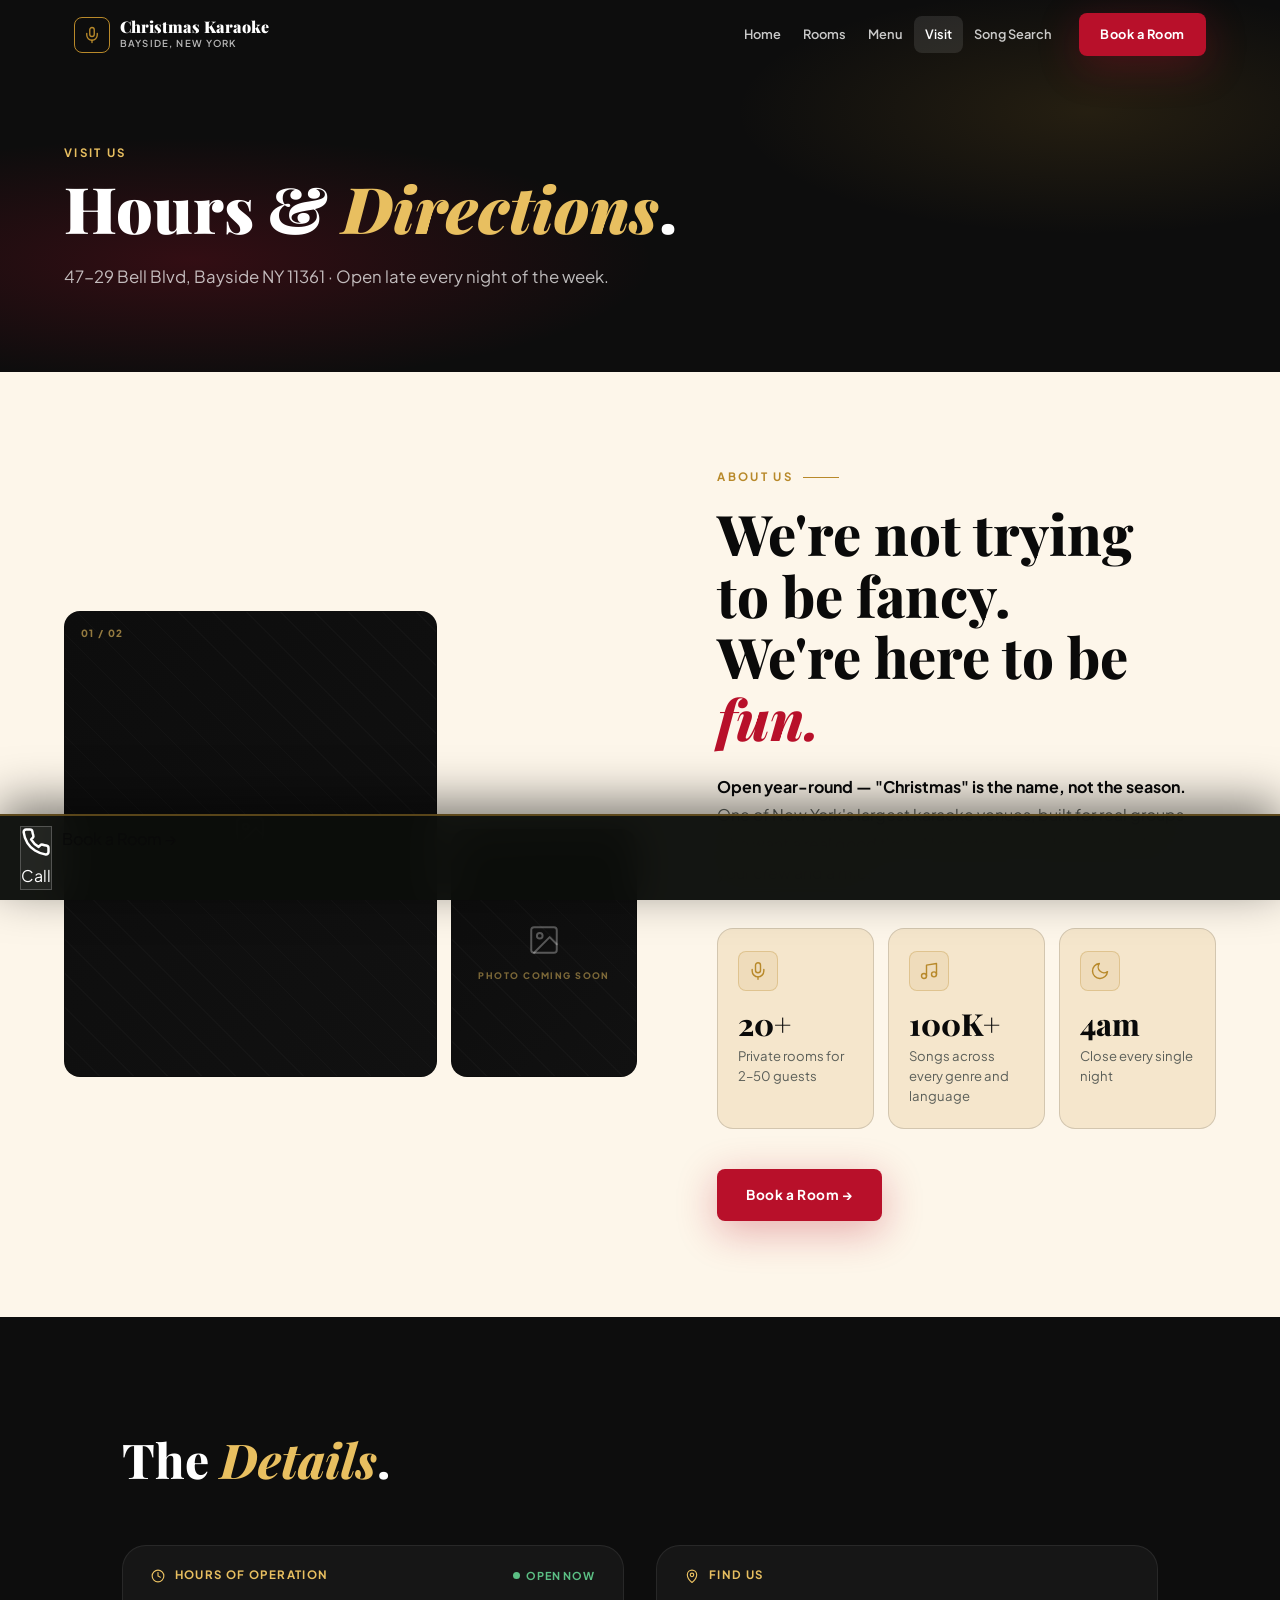
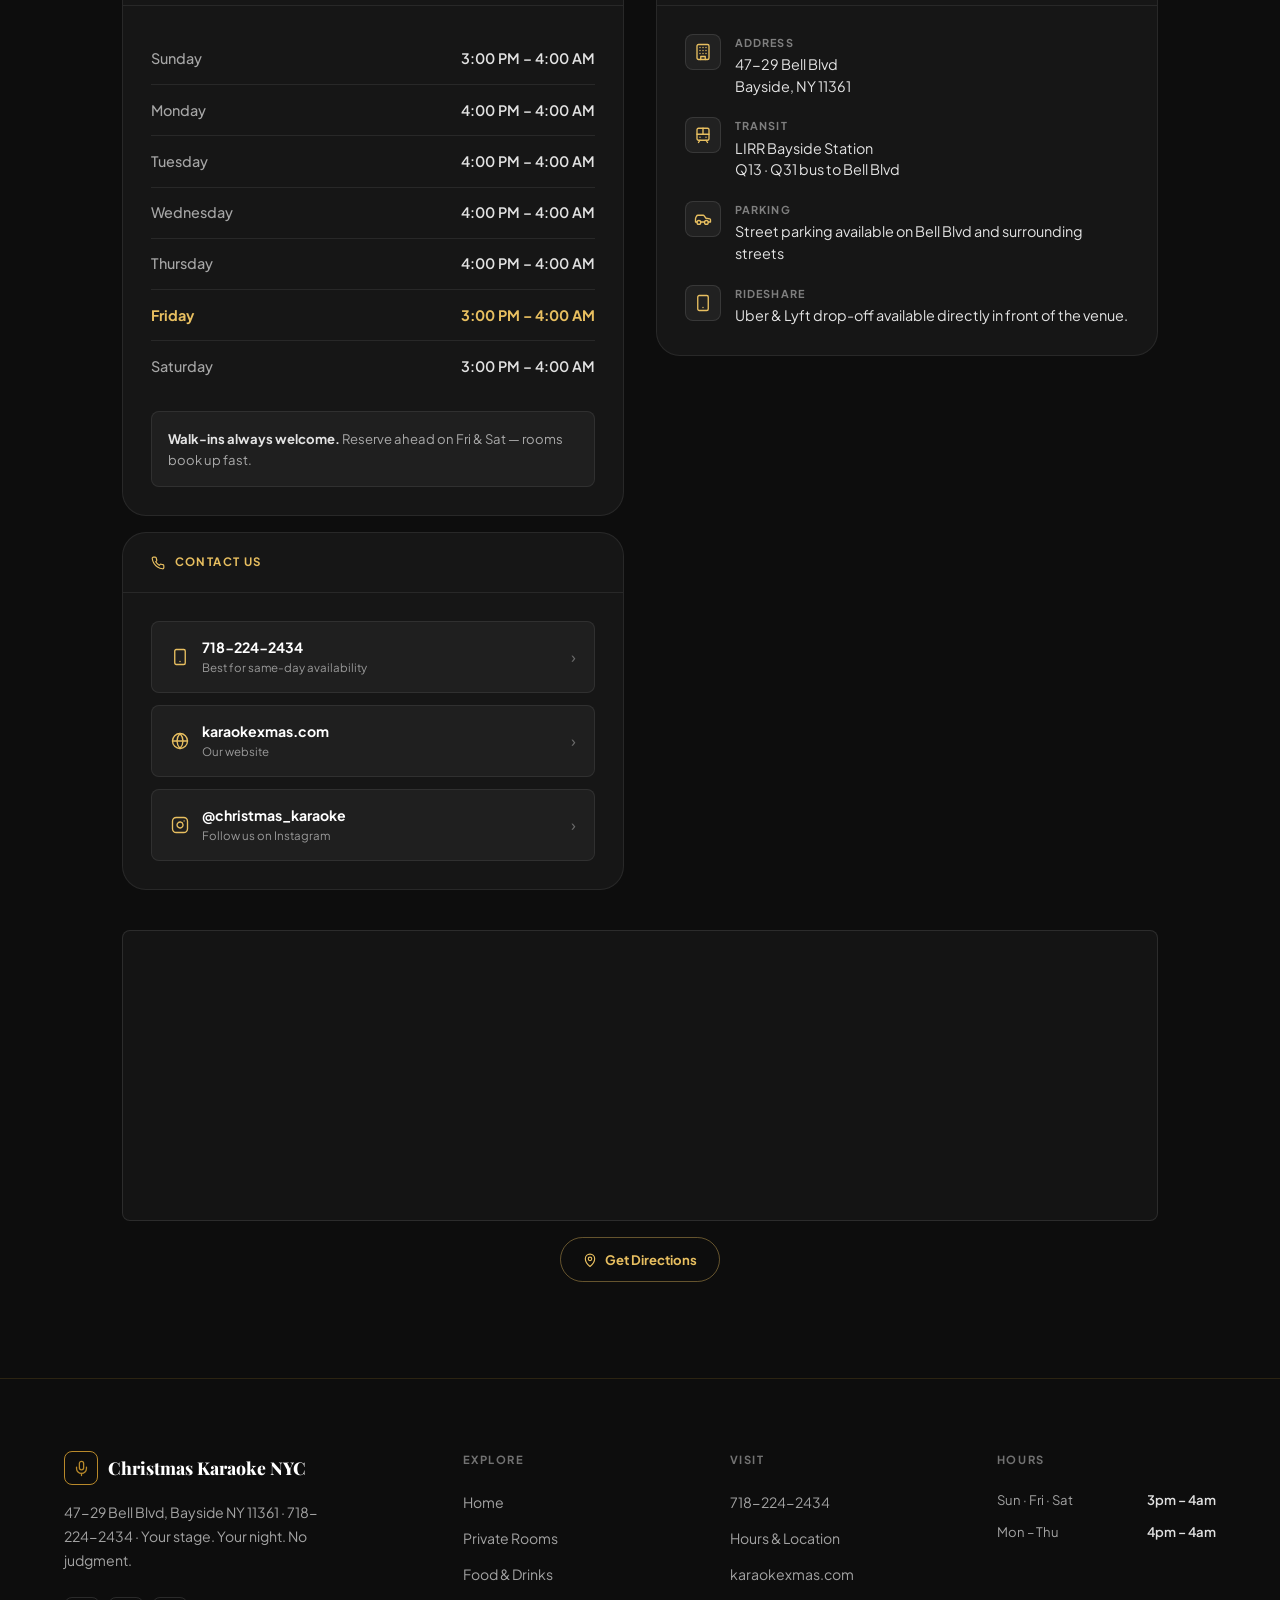
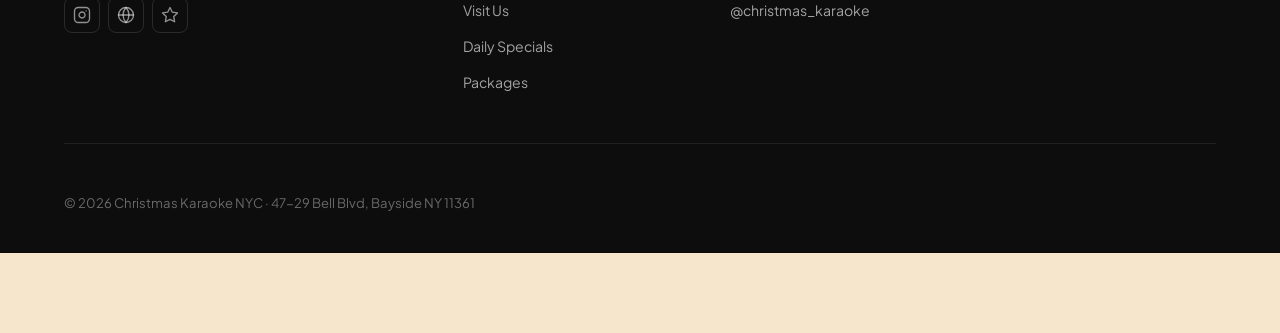
<file: visit.html>
<!DOCTYPE html>
<html lang="en">
<head>
<meta charset="UTF-8">
<meta name="viewport" content="width=device-width, initial-scale=1.0">
<title>Visit Us | Christmas Karaoke NYC</title>
<meta name="description" content="Hours, location, transit, and parking for Christmas Karaoke NYC. 47-29 Bell Blvd, Bayside, Queens NY 11361. Call 718-224-2434.">
<link rel="canonical" href="https://www.karaokexmas.com/visit.html">
<link rel="icon" href="data:image/svg+xml,%3Csvg xmlns='http://www.w3.org/2000/svg' viewBox='0 0 24 24' fill='none' stroke='%23e8bf60' stroke-width='2.2' stroke-linecap='round' stroke-linejoin='round'%3E%3Crect x='9' y='2' width='6' height='12' rx='3'/%3E%3Cpath d='M19 10v2a7 7 0 0 1-14 0v-2'/%3E%3Cline x1='12' x2='12' y1='19' y2='22'/%3E%3C/svg%3E">
<link rel="preconnect" href="https://fonts.googleapis.com">
<link rel="preconnect" href="https://fonts.gstatic.com" crossorigin>
<link href="https://fonts.googleapis.com/css2?family=Plus+Jakarta+Sans:wght@400;500;600;700;800&family=Playfair+Display:ital,wght@0,800;0,900;1,900&display=swap" rel="stylesheet">
<link rel="stylesheet" href="styles.css">
</head>
<body>

<!-- NAV -->
<nav id="nav">
  <div class="nav-inner">
    <a href="index.html" class="nav-logo">
      <div class="nav-logo-icon"><svg viewBox="0 0 24 24" fill="none" stroke="currentColor" stroke-width="1.8" stroke-linecap="round" stroke-linejoin="round"><rect x="9" y="2" width="6" height="12" rx="3"/><path d="M19 10v2a7 7 0 0 1-14 0v-2"/><line x1="12" x2="12" y1="19" y2="22"/></svg></div>
      <div><span class="nav-logo-top">Christmas Karaoke</span><span class="nav-logo-sub">Bayside, New York</span></div>
    </a>
    <ul class="nav-links">
      <li><a href="index.html">Home</a></li>
      <li><a href="rooms.html">Rooms</a></li>
      <li><a href="menu.html">Menu</a></li>
      <li><a href="visit.html" class="active">Visit</a></li>
      <li><a href="https://playboxkaraoke.com/search/" target="_blank" rel="noopener">Song Search</a></li>
    </ul>
    <div class="nav-book"><a href="index.html#booking" class="btn btn-red">Book a Room</a></div>
    <button class="nav-burger" onclick="toggleNav()" aria-label="Menu" aria-expanded="false"><span></span><span></span><span></span></button>
  </div>
</nav>
<div class="nav-drawer" id="nav-drawer">
  <a href="index.html" onclick="closeNav()">Home</a>
  <a href="rooms.html" onclick="closeNav()">Rooms</a>
  <a href="menu.html" onclick="closeNav()">Menu</a>
  <a href="visit.html" onclick="closeNav()">Visit</a>
  <a href="https://playboxkaraoke.com/search/" target="_blank" rel="noopener" onclick="closeNav()">Song Search</a>
  <a href="index.html#booking" onclick="closeNav()" class="drawer-book">Book a Room →</a>
</div>

<!-- PAGE HEADER -->
<section class="page-header">
  <div class="page-header-inner">
    <p class="page-header-eyebrow">Visit Us</p>
    <h1>Hours & <em>Directions</em>.</h1>
    <p class="page-header-sub">47-29 Bell Blvd, Bayside NY 11361 · Open late every night of the week.</p>
  </div>
</section>

<!-- ABOUT (story lives here, not on homepage) -->
<section id="about">
  <div class="about-inner">
    <div class="about-photo-grid reveal">
      <div class="about-photo about-photo-main">
        <span class="about-photo-num">01 / 02</span>
        <div class="about-photo-placeholder"><svg viewBox="0 0 24 24" fill="none" stroke="currentColor" stroke-width="1.4" stroke-linecap="round" stroke-linejoin="round"><rect x="3" y="3" width="18" height="18" rx="2"/><circle cx="9" cy="9" r="2"/><path d="m21 15-5-5L5 21"/></svg></div>
      </div>
      <div class="about-photo about-photo-accent">
        <span class="about-photo-num">02 / 02</span>
        <div class="about-photo-placeholder"><svg viewBox="0 0 24 24" fill="none" stroke="currentColor" stroke-width="1.4" stroke-linecap="round" stroke-linejoin="round"><rect x="3" y="3" width="18" height="18" rx="2"/><circle cx="9" cy="9" r="2"/><path d="m21 15-5-5L5 21"/></svg></div>
      </div>
    </div>
    <div>
      <p class="section-eyebrow reveal">About Us</p>
      <h2 class="about-h2 reveal d1">We're not trying<br>to be fancy.<br>We're here to be <em>fun.</em></h2>
      <p class="about-body reveal d2"><strong>Open year-round — "Christmas" is the name, not the season.</strong> One of New York's largest karaoke venues, built for real groups who want a real good time. No pretense, no dress code. Just your crew and a mic.</p>
      <div class="about-features reveal d3">
        <div class="af-item">
          <span class="af-icon"><svg viewBox="0 0 24 24" fill="none" stroke="currentColor" stroke-width="1.7" stroke-linecap="round" stroke-linejoin="round"><rect x="9" y="2" width="6" height="12" rx="3"/><path d="M19 10v2a7 7 0 0 1-14 0v-2"/><line x1="12" x2="12" y1="19" y2="22"/></svg></span>
          <div class="af-num">20+</div>
          <div class="af-label">Private rooms for 2–50 guests</div>
        </div>
        <div class="af-item">
          <span class="af-icon"><svg viewBox="0 0 24 24" fill="none" stroke="currentColor" stroke-width="1.7" stroke-linecap="round" stroke-linejoin="round"><path d="M9 18V5l12-2v13"/><circle cx="6" cy="18" r="3"/><circle cx="18" cy="16" r="3"/></svg></span>
          <div class="af-num">100K+</div>
          <div class="af-label">Songs across every genre and language</div>
        </div>
        <div class="af-item">
          <span class="af-icon"><svg viewBox="0 0 24 24" fill="none" stroke="currentColor" stroke-width="1.7" stroke-linecap="round" stroke-linejoin="round"><path d="M21 12.79A9 9 0 1 1 11.21 3 7 7 0 0 0 21 12.79z"/></svg></span>
          <div class="af-num">4am</div>
          <div class="af-label">Close every single night</div>
        </div>
      </div>
      <div class="reveal d4"><a href="index.html#booking" class="btn btn-red">Book a Room →</a></div>
    </div>
  </div>
</section>

<!-- INFO -->
<section id="info">
  <div class="info-header container">
    <h2 class="info-h2 reveal">The <em>Details</em>.</h2>
  </div>
  <div class="info-grid container">
    <div>
      <div class="info-card reveal">
        <div class="info-card-head"><span class="ich-title"><svg viewBox="0 0 24 24" fill="none" stroke="currentColor" stroke-width="2" stroke-linecap="round" stroke-linejoin="round"><circle cx="12" cy="12" r="10"/><polyline points="12 6 12 12 16 14"/></svg>Hours of Operation</span><div class="open-now" id="open-now-badge"><span class="open-dot"></span> <span id="open-now-text">Open Now</span></div></div>
        <div class="info-card-body">
          <ul class="hours-list">
            <li class="hours-item" id="h-sun"><span class="hours-day">Sunday</span><span class="hours-time">3:00 PM – 4:00 AM</span></li>
            <li class="hours-item" id="h-mon"><span class="hours-day">Monday</span><span class="hours-time">4:00 PM – 4:00 AM</span></li>
            <li class="hours-item" id="h-tue"><span class="hours-day">Tuesday</span><span class="hours-time">4:00 PM – 4:00 AM</span></li>
            <li class="hours-item" id="h-wed"><span class="hours-day">Wednesday</span><span class="hours-time">4:00 PM – 4:00 AM</span></li>
            <li class="hours-item" id="h-thu"><span class="hours-day">Thursday</span><span class="hours-time">4:00 PM – 4:00 AM</span></li>
            <li class="hours-item" id="h-fri"><span class="hours-day">Friday</span><span class="hours-time">3:00 PM – 4:00 AM</span></li>
            <li class="hours-item" id="h-sat"><span class="hours-day">Saturday</span><span class="hours-time">3:00 PM – 4:00 AM</span></li>
          </ul>
          <div class="hours-note"><strong>Walk-ins always welcome.</strong> Reserve ahead on Fri & Sat — rooms book up fast.</div>
        </div>
      </div>
      <div class="info-card reveal d1 info-card-stacked">
        <div class="info-card-head"><span class="ich-title"><svg viewBox="0 0 24 24" fill="none" stroke="currentColor" stroke-width="2" stroke-linecap="round" stroke-linejoin="round"><path d="M22 16.92v3a2 2 0 0 1-2.18 2 19.79 19.79 0 0 1-8.63-3.07 19.5 19.5 0 0 1-6-6 19.79 19.79 0 0 1-3.07-8.67A2 2 0 0 1 4.11 2h3a2 2 0 0 1 2 1.72 12.84 12.84 0 0 0 .7 2.81 2 2 0 0 1-.45 2.11L8.09 9.91a16 16 0 0 0 6 6l1.27-1.27a2 2 0 0 1 2.11-.45 12.84 12.84 0 0 0 2.81.7A2 2 0 0 1 22 16.92z"/></svg>Contact Us</span></div>
        <div class="info-card-body">
          <ul class="contact-links">
            <li class="cl-item"><a href="tel:+17182242434"><span class="cl-icon"><svg viewBox="0 0 24 24" fill="none" stroke="currentColor" stroke-width="1.8" stroke-linecap="round" stroke-linejoin="round"><rect x="5" y="2" width="14" height="20" rx="2" ry="2"/><line x1="12" y1="18" x2="12.01" y2="18"/></svg></span><span><span class="cl-main">718-224-2434</span><span class="cl-sub">Best for same-day availability</span></span><span class="cl-arrow">›</span></a></li>
            <li class="cl-item"><a href="https://www.karaokexmas.com" target="_blank" rel="noopener"><span class="cl-icon"><svg viewBox="0 0 24 24" fill="none" stroke="currentColor" stroke-width="1.8" stroke-linecap="round" stroke-linejoin="round"><circle cx="12" cy="12" r="10"/><line x1="2" y1="12" x2="22" y2="12"/><path d="M12 2a15.3 15.3 0 0 1 4 10 15.3 15.3 0 0 1-4 10 15.3 15.3 0 0 1-4-10 15.3 15.3 0 0 1 4-10z"/></svg></span><span><span class="cl-main">karaokexmas.com</span><span class="cl-sub">Our website</span></span><span class="cl-arrow">›</span></a></li>
            <li class="cl-item"><a href="https://instagram.com/christmas_karaoke" target="_blank" rel="noopener"><span class="cl-icon"><svg viewBox="0 0 24 24" fill="none" stroke="currentColor" stroke-width="1.8" stroke-linecap="round" stroke-linejoin="round"><rect x="2" y="2" width="20" height="20" rx="5" ry="5"/><path d="M16 11.37A4 4 0 1 1 12.63 8 4 4 0 0 1 16 11.37z"/><line x1="17.5" y1="6.5" x2="17.51" y2="6.5"/></svg></span><span><span class="cl-main">@christmas_karaoke</span><span class="cl-sub">Follow us on Instagram</span></span><span class="cl-arrow">›</span></a></li>
          </ul>
        </div>
      </div>
    </div>
    <div class="reveal d2">
      <div class="info-card">
        <div class="info-card-head"><span class="ich-title"><svg viewBox="0 0 24 24" fill="none" stroke="currentColor" stroke-width="2" stroke-linecap="round" stroke-linejoin="round"><path d="M20 10c0 7-8 13-8 13s-8-6-8-13a8 8 0 0 1 16 0Z"/><circle cx="12" cy="10" r="3"/></svg>Find Us</span></div>
        <div class="info-card-body">
          <ul class="addr-list">
            <li class="addr-item"><div class="addr-icon"><svg viewBox="0 0 24 24" fill="none" stroke="currentColor" stroke-width="1.8" stroke-linecap="round" stroke-linejoin="round"><rect x="4" y="2" width="16" height="20" rx="2"/><path d="M9 22v-4h6v4"/><path d="M8 6h.01"/><path d="M16 6h.01"/><path d="M12 6h.01"/><path d="M12 10h.01"/><path d="M12 14h.01"/><path d="M16 10h.01"/><path d="M16 14h.01"/><path d="M8 10h.01"/><path d="M8 14h.01"/></svg></div><div><div class="addr-label">Address</div><div class="addr-value">47-29 Bell Blvd<br>Bayside, NY 11361</div></div></li>
            <li class="addr-item"><div class="addr-icon"><svg viewBox="0 0 24 24" fill="none" stroke="currentColor" stroke-width="1.8" stroke-linecap="round" stroke-linejoin="round"><rect x="4" y="3" width="16" height="16" rx="2"/><path d="M4 11h16"/><path d="M12 3v8"/><path d="m8 19-2 3"/><path d="m18 22-2-3"/><path d="M8 15h.01"/><path d="M16 15h.01"/></svg></div><div><div class="addr-label">Transit</div><div class="addr-value">LIRR Bayside Station<br>Q13 · Q31 bus to Bell Blvd</div></div></li>
            <li class="addr-item"><div class="addr-icon"><svg viewBox="0 0 24 24" fill="none" stroke="currentColor" stroke-width="1.8" stroke-linecap="round" stroke-linejoin="round"><path d="M14 16H9m10 0h3v-3.15a1 1 0 0 0-.84-.99L16 11l-2.7-3.6a1 1 0 0 0-.8-.4H5.24a2 2 0 0 0-1.8 1.1l-.8 1.63A6 6 0 0 0 2 12.42V16h2"/><circle cx="6.5" cy="16.5" r="2.5"/><circle cx="16.5" cy="16.5" r="2.5"/></svg></div><div><div class="addr-label">Parking</div><div class="addr-value">Street parking available on Bell Blvd and surrounding streets</div></div></li>
            <li class="addr-item"><div class="addr-icon"><svg viewBox="0 0 24 24" fill="none" stroke="currentColor" stroke-width="1.8" stroke-linecap="round" stroke-linejoin="round"><rect x="5" y="2" width="14" height="20" rx="2" ry="2"/><line x1="12" y1="18" x2="12.01" y2="18"/></svg></div><div><div class="addr-label">Rideshare</div><div class="addr-value">Uber & Lyft drop-off available directly in front of the venue.</div></div></li>
          </ul>
        </div>
      </div>
    </div>
  </div>
  <div class="info-map-wide container">
    <div class="map-box">
      <iframe
        src="https://maps.google.com/maps?q=47-29%20Bell%20Blvd%2C%20Bayside%20NY%2011361&t=&z=15&ie=UTF8&iwloc=&output=embed"
        loading="lazy"
        referrerpolicy="no-referrer-when-downgrade"
        title="Map to Christmas Karaoke, 47-29 Bell Blvd, Bayside NY"></iframe>
    </div>
    <a class="map-box-link" href="https://maps.google.com/?q=47-29+Bell+Blvd,+Bayside,+NY+11361" target="_blank" rel="noopener"><svg viewBox="0 0 24 24" fill="none" stroke="currentColor" stroke-width="2" stroke-linecap="round" stroke-linejoin="round"><path d="M20 10c0 7-8 13-8 13s-8-6-8-13a8 8 0 0 1 16 0Z"/><circle cx="12" cy="10" r="3"/></svg>Get Directions</a>
  </div>
</section>

<!-- FOOTER -->
<footer>
  <div class="footer-inner">
    <div class="footer-top">
      <div>
        <div class="footer-brand-logo"><div class="footer-brand-icon"><svg viewBox="0 0 24 24" fill="none" stroke="currentColor" stroke-width="1.8" stroke-linecap="round" stroke-linejoin="round"><rect x="9" y="2" width="6" height="12" rx="3"/><path d="M19 10v2a7 7 0 0 1-14 0v-2"/><line x1="12" x2="12" y1="19" y2="22"/></svg></div><div class="footer-brand-name">Christmas Karaoke NYC</div></div>
        <p class="footer-tagline">47-29 Bell Blvd, Bayside NY 11361 · 718-224-2434 · Your stage. Your night. No judgment.</p>
        <div class="footer-socials">
          <a href="https://instagram.com/christmas_karaoke" class="social-link" aria-label="Instagram"><svg viewBox="0 0 24 24" fill="none" stroke="currentColor" stroke-width="1.8" stroke-linecap="round" stroke-linejoin="round"><rect x="2" y="2" width="20" height="20" rx="5" ry="5"/><path d="M16 11.37A4 4 0 1 1 12.63 8 4 4 0 0 1 16 11.37z"/><line x1="17.5" y1="6.5" x2="17.51" y2="6.5"/></svg></a>
          <a href="https://www.google.com/search?q=christmas+karaoke+bayside" target="_blank" rel="noopener" class="social-link" aria-label="Google reviews"><svg viewBox="0 0 24 24" fill="none" stroke="currentColor" stroke-width="1.8" stroke-linecap="round" stroke-linejoin="round"><circle cx="12" cy="12" r="10"/><line x1="2" y1="12" x2="22" y2="12"/><path d="M12 2a15.3 15.3 0 0 1 4 10 15.3 15.3 0 0 1-4 10 15.3 15.3 0 0 1-4-10 15.3 15.3 0 0 1 4-10z"/></svg></a>
          <a href="https://www.yelp.com/search?find_desc=christmas+karaoke&find_loc=bayside+ny" target="_blank" rel="noopener" class="social-link" aria-label="Yelp"><svg viewBox="0 0 24 24" fill="none" stroke="currentColor" stroke-width="1.8" stroke-linecap="round" stroke-linejoin="round"><polygon points="12 2 15.09 8.26 22 9.27 17 14.14 18.18 21.02 12 17.77 5.82 21.02 7 14.14 2 9.27 8.91 8.26 12 2"/></svg></a>
        </div>
      </div>
      <div class="footer-col"><h5>Explore</h5><ul><li><a href="index.html">Home</a></li><li><a href="rooms.html">Private Rooms</a></li><li><a href="menu.html">Food & Drinks</a></li><li><a href="visit.html">Visit Us</a></li><li><a href="index.html#specials">Daily Specials</a></li><li><a href="index.html#packages">Packages</a></li></ul></div>
      <div class="footer-col"><h5>Visit</h5><ul><li><a href="tel:+17182242434">718-224-2434</a></li><li><a href="visit.html">Hours & Location</a></li><li><a href="https://www.karaokexmas.com">karaokexmas.com</a></li><li><a href="https://instagram.com/christmas_karaoke">@christmas_karaoke</a></li></ul></div>
      <div class="footer-col"><h5>Hours</h5><ul class="footer-hours"><li><span>Sun · Fri · Sat</span><strong>3pm – 4am</strong></li><li><span>Mon – Thu</span><strong>4pm – 4am</strong></li></ul></div>
    </div>
    <div class="footer-bottom">
      <p class="footer-copy">© <span id="footer-year">2026</span> Christmas Karaoke NYC · 47-29 Bell Blvd, Bayside NY 11361</p>
    </div>
  </div>
</footer>

<!-- STICKY MOBILE CTA -->
<div class="sticky-cta">
  <div class="sticky-cta-progress" id="sticky-cta-progress"></div>
  <a href="tel:+17182242434" class="sc-call"><svg viewBox="0 0 24 24" fill="none" stroke="currentColor" stroke-width="2" stroke-linecap="round" stroke-linejoin="round"><path d="M22 16.92v3a2 2 0 0 1-2.18 2 19.79 19.79 0 0 1-8.63-3.07 19.5 19.5 0 0 1-6-6 19.79 19.79 0 0 1-3.07-8.67A2 2 0 0 1 4.11 2h3a2 2 0 0 1 2 1.72 12.84 12.84 0 0 0 .7 2.81 2 2 0 0 1-.45 2.11L8.09 9.91a16 16 0 0 0 6 6l1.27-1.27a2 2 0 0 1 2.11-.45 12.84 12.84 0 0 0 2.81.7A2 2 0 0 1 22 16.92z"/></svg>Call</a>
  <a href="index.html#booking" class="sc-book">Book a Room →</a>
</div>

<script src="app.js"></script>
</body>
</html>
</file>
<file: styles.css>
:root{
  --red:#B8102A;--red-dark:#8f0b21;--red-glow:rgba(184,16,42,0.28);
  --green:#0a2e1f;--green-mid:#0e3d2a;--green-bright:#2db863;--green-glow:rgba(10,46,31,0.12);
  --green-text:#3aad66;
  --gold:#B8892A;--gold-light:#D4A843;--gold-bright:#e8bf60;--gold-glow:rgba(184,137,42,0.35);
  --cream:#f5e6cc;--warm-white:#fdf6ea;
  --off-black:#0a0a0a;--charcoal:#111111;--dark-panel:#0d0d0d;
  --mid-gray:#5a5e58;--light-gray:#ede0c8;
  --border:rgba(0,0,0,0.08);--border-dark:rgba(0,0,0,0.14);
  --shadow-sm:0 2px 12px rgba(0,0,0,0.09);--shadow-md:0 8px 40px rgba(0,0,0,0.13);
  --shadow-lg:0 20px 80px rgba(0,0,0,0.18);--shadow-red:0 10px 40px rgba(184,16,42,0.32);
  --shadow-gold:0 8px 28px rgba(184,137,42,0.3);
  --font-display:'Playfair Display',Georgia,serif;
  --font-body:'Plus Jakarta Sans',sans-serif;
  --radius:8px;--radius-lg:16px;--radius-xl:24px;
  --ease:cubic-bezier(0.16,1,0.3,1);--t:0.35s;
  /* TEXT SCALE — consolidated */
  --text-xs:0.72rem;--text-sm:0.82rem;--text-base:0.92rem;--text-md:1rem;
  /* MUTED ON DARK — WCAG-safe */
  --on-dark-strong:rgba(255,255,255,0.88);
  --on-dark-muted:rgba(255,255,255,0.62);
  --on-dark-faint:rgba(255,255,255,0.58);
  --on-dark-label:rgba(255,255,255,0.62);
}
*,*::before,*::after{margin:0;padding:0;box-sizing:border-box;}
html{scroll-behavior:smooth;}
body{background:var(--cream);color:var(--off-black);font-family:var(--font-body);font-weight:400;line-height:1.6;overflow-x:hidden;-webkit-font-smoothing:antialiased;}
::selection{background:var(--red);color:#fff;}
a{color:inherit;text-decoration:none;}
button{font-family:inherit;cursor:pointer;border:none;}
:focus-visible{outline:2px solid var(--gold);outline-offset:2px;border-radius:4px;}

/* ICONS */
.icon{width:20px;height:20px;stroke:currentColor;stroke-width:1.7;stroke-linecap:round;stroke-linejoin:round;fill:none;flex-shrink:0;display:inline-block;vertical-align:middle;}

.container{max-width:1260px;margin:0 auto;padding:0 5%;}
.container-narrow{max-width:1100px;margin:0 auto;padding:0 5%;}
.section-eyebrow{font-size:var(--text-xs);font-weight:700;letter-spacing:0.2em;text-transform:uppercase;color:var(--gold);margin-bottom:1rem;display:flex;align-items:center;gap:10px;}
.section-eyebrow::after{content:'';flex:1;max-width:36px;height:1px;background:var(--gold);}

/* BUTTONS */
.btn{display:inline-flex;align-items:center;gap:8px;font-family:var(--font-body);font-weight:700;font-size:0.85rem;letter-spacing:0.04em;padding:14px 28px;border-radius:var(--radius);transition:all var(--t) var(--ease);white-space:nowrap;cursor:pointer;}
.btn-lg{font-size:0.95rem;padding:18px 34px;letter-spacing:0.05em;}
.btn-red{background:var(--red);color:#fff;box-shadow:var(--shadow-red);border:1px solid transparent;position:relative;}
.btn-red:hover{background:var(--red-dark);transform:translateY(-2px);box-shadow:0 14px 50px rgba(184,16,42,0.45);}
.btn-red.btn-lg::after{content:'';position:absolute;inset:-4px;border-radius:calc(var(--radius) + 4px);border:1px solid rgba(232,191,96,0.35);pointer-events:none;opacity:0;transition:opacity var(--t);}
.btn-red.btn-lg:hover::after{opacity:1;}
.btn-gold{background:var(--gold);color:#fff;box-shadow:var(--shadow-gold);}
.btn-gold:hover{background:var(--gold-light);transform:translateY(-2px);}
.btn-outline{background:transparent;color:var(--off-black);border:2px solid var(--border-dark);}
.btn-outline:hover{border-color:var(--off-black);background:var(--off-black);color:#fff;}
.btn-outline-white{background:transparent;color:#fff;border:2px solid rgba(255,255,255,0.45);}
.btn-outline-white:hover{background:rgba(255,255,255,0.1);border-color:rgba(255,255,255,0.75);}

/* NAV */
#nav{position:fixed;top:0;left:0;right:0;z-index:900;height:70px;display:flex;align-items:center;transition:background var(--t),box-shadow var(--t),border-color var(--t);border-bottom:1px solid transparent;}
#nav.scrolled{background:rgba(243,235,220,0.96);backdrop-filter:blur(18px);border-bottom-color:var(--border-dark);}
.nav-inner{width:100%;max-width:1260px;margin:0 auto;padding:0 5%;display:flex;align-items:center;gap:1rem;}
.nav-logo{display:flex;align-items:center;gap:10px;flex-shrink:0;}
.nav-logo-icon{width:36px;height:36px;background:transparent;border:1.5px solid var(--gold);border-radius:var(--radius);display:flex;align-items:center;justify-content:center;color:var(--gold);transition:border-color var(--t),color var(--t);}
.nav-logo-icon svg{width:18px;height:18px;}
.nav-logo-top{font-family:var(--font-display);font-size:1rem;font-weight:900;color:#fff;display:block;line-height:1.1;transition:color var(--t);}
.nav-logo-sub{font-size:0.6rem;font-weight:600;letter-spacing:0.12em;text-transform:uppercase;color:rgba(255,255,255,0.7);display:block;transition:color var(--t);}
#nav.scrolled .nav-logo-top{color:var(--off-black);}
#nav.scrolled .nav-logo-sub{color:var(--mid-gray);}
.nav-links{display:flex;align-items:center;gap:0;list-style:none;margin-left:auto;}
.nav-links a{display:block;padding:8px 11px;font-size:0.8rem;font-weight:600;color:rgba(255,255,255,0.78);border-radius:var(--radius);transition:color var(--t),background var(--t);}
.nav-links a:hover,.nav-links a.active{color:#fff;background:rgba(255,255,255,0.1);}
#nav.scrolled .nav-links a{color:var(--mid-gray);}
#nav.scrolled .nav-links a:hover,#nav.scrolled .nav-links a.active{color:var(--off-black);background:var(--light-gray);}
.nav-book .btn{padding:10px 20px;font-size:0.8rem;}
.nav-burger{display:none;margin-left:auto;flex-direction:column;gap:5px;padding:8px;background:none;border:none;cursor:pointer;border-radius:var(--radius);}
.nav-burger:focus-visible{outline:2px solid var(--gold);outline-offset:2px;}
.nav-burger span{display:block;width:22px;height:2px;background:#fff;border-radius:2px;transition:background var(--t);}
#nav.scrolled .nav-burger span{background:var(--off-black);}
.nav-drawer{display:none;position:fixed;top:70px;left:0;right:0;background:var(--warm-white);border-bottom:1px solid var(--border-dark);padding:1.5rem 5%;flex-direction:column;gap:0.25rem;z-index:899;box-shadow:var(--shadow-md);}
.nav-drawer.open{display:flex;}
.nav-drawer a{padding:12px 16px;font-size:0.95rem;font-weight:600;color:var(--charcoal);border-radius:var(--radius);transition:background var(--t);}
.nav-drawer a:hover{background:var(--light-gray);}
.nav-drawer .drawer-book{margin-top:0.5rem;background:var(--red);color:#fff;text-align:center;padding:14px;border-radius:var(--radius);font-weight:700;}

/* HERO */
#hero{min-height:100svh;background:var(--dark-panel);position:relative;display:flex;align-items:center;overflow:hidden;padding-top:70px;}
.hero-ambient{position:absolute;inset:0;pointer-events:none;background:radial-gradient(ellipse 70% 55% at 10% 55%,rgba(184,16,42,0.32) 0%,transparent 60%),radial-gradient(ellipse 50% 65% at 90% 25%,rgba(184,137,42,0.18) 0%,transparent 55%),radial-gradient(ellipse 35% 35% at 55% 95%,rgba(184,16,42,0.12) 0%,transparent 50%);}
.hero-texture{position:absolute;inset:0;pointer-events:none;background-image:url("data:image/svg+xml,%3Csvg width='60' height='60' viewBox='0 0 60 60' xmlns='http://www.w3.org/2000/svg'%3E%3Cg fill='none' fill-rule='evenodd'%3E%3Cg fill='%23ffffff' fill-opacity='0.016'%3E%3Cpath d='M36 34v-4h-2v4h-4v2h4v4h2v-4h4v-2h-4zm0-30V0h-2v4h-4v2h4v4h2V6h4V4h-4zM6 34v-4H4v4H0v2h4v4h2v-4h4v-2H6zM6 4V0H4v4H0v2h4v4h2V6h4V4H6z'/%3E%3C/g%3E%3C/g%3E%3C/svg%3E");}
#hero::after{content:'';position:absolute;top:70px;left:0;right:0;height:2px;background:linear-gradient(90deg,transparent 0%,var(--gold) 30%,var(--gold-light) 50%,var(--gold) 70%,transparent 100%);opacity:0.35;}
.hero-inner{position:relative;z-index:2;width:100%;max-width:1260px;margin:0 auto;padding:4rem 5% 5rem;}
.hero-year-round{display:inline-flex;align-items:center;gap:10px;padding:7px 16px 7px 10px;background:rgba(184,137,42,0.12);border:1px solid rgba(184,137,42,0.35);border-radius:100px;margin-bottom:1.75rem;font-size:0.74rem;font-weight:600;color:rgba(255,255,255,0.88);letter-spacing:0.03em;opacity:0;animation:fadeUp 0.7s 0.1s var(--ease) forwards;}
.hero-year-round strong{color:var(--gold-bright);font-weight:800;}
.hero-h1{font-family:var(--font-display);font-size:clamp(3.2rem,7vw,5.8rem);font-weight:900;line-height:1.05;color:#fff;margin-bottom:1.5rem;opacity:0;animation:fadeUp 0.7s 0.25s var(--ease) forwards;}
.hero-h1 em{font-style:italic;color:var(--gold-bright);text-shadow:0 0 40px var(--gold-glow);}
.hero-sub{font-size:1.05rem;color:rgba(255,255,255,0.78);line-height:1.8;max-width:520px;margin-bottom:2.5rem;opacity:0;animation:fadeUp 0.7s 0.4s var(--ease) forwards;}
.hero-actions{display:flex;gap:1rem;flex-wrap:wrap;opacity:0;animation:fadeUp 0.7s 0.55s var(--ease) forwards;}
.open-badge{display:flex;align-items:center;gap:6px;font-size:0.68rem;font-weight:700;color:#5bbf84;letter-spacing:0.08em;}
.open-dot{width:7px;height:7px;border-radius:50%;background:#5bbf84;animation:pulse 2s infinite;flex-shrink:0;}

/* HERO TONIGHT STRIP */
.hero-tonight{display:inline-flex;align-items:center;gap:16px;padding:14px 24px;background:rgba(255,255,255,0.08);border:1px solid rgba(184,137,42,0.3);border-radius:100px;margin-top:2.25rem;opacity:0;animation:fadeUp 0.7s 0.55s var(--ease) forwards;backdrop-filter:blur(8px);}
.hero-tonight-dot{width:9px;height:9px;border-radius:50%;background:#5bbf84;flex-shrink:0;animation:pulse 2s infinite;box-shadow:0 0 12px rgba(91,191,132,0.6);}
.hero-tonight-label{font-size:0.66rem;font-weight:800;letter-spacing:0.16em;text-transform:uppercase;color:var(--gold-bright);margin-right:-0.16em;}
.hero-tonight-time{font-size:0.95rem;font-weight:700;color:#fff;}
.hero-tonight-sep{width:1px;height:20px;background:rgba(255,255,255,0.2);}

/* MARQUEE */
.marquee-wrap{background:var(--gold);overflow:hidden;padding:18px 0;}
.marquee-track{display:flex;white-space:nowrap;animation:marquee 60s linear infinite;width:max-content;}
.marquee-item{font-size:0.82rem;font-weight:800;letter-spacing:0.16em;text-transform:uppercase;color:rgba(0,0,0,0.82);padding:0 2.75rem;display:flex;align-items:center;gap:2rem;}
.marquee-item::after{content:'✦';color:rgba(0,0,0,0.4);font-size:0.72rem;}

/* PAGE HEADER (for sub-pages) */
.page-header{background:var(--dark-panel);padding:9rem 5% 5rem;position:relative;overflow:hidden;}
.page-header-inner{max-width:1260px;margin:0 auto;position:relative;z-index:1;}
.page-header-eyebrow{font-size:var(--text-xs);font-weight:700;letter-spacing:0.2em;text-transform:uppercase;color:var(--gold-bright);margin-bottom:0.75rem;}
.page-header h1{font-family:var(--font-display);font-size:clamp(2.4rem,5vw,4rem);font-weight:900;line-height:1.05;color:#fff;margin:0;}
.page-header h1 em{font-style:italic;color:var(--gold-bright);}
.page-header-sub{font-size:1.05rem;color:rgba(255,255,255,0.72);line-height:1.8;max-width:560px;margin-top:1.25rem;}
.page-header::before{content:'';position:absolute;inset:0;background:radial-gradient(ellipse 60% 55% at 15% 70%,rgba(184,16,42,0.22) 0%,transparent 60%),radial-gradient(ellipse 50% 60% at 85% 30%,rgba(184,137,42,0.14) 0%,transparent 55%);}

/* ABOUT */
#about{padding:6rem 5%;background:var(--warm-white);}
.about-inner{max-width:1260px;margin:0 auto;display:grid;grid-template-columns:1.15fr 1fr;gap:5rem;align-items:center;}
.about-photo-grid{display:grid;grid-template-columns:2fr 1fr;grid-template-rows:auto;gap:14px;}
.about-photo{border-radius:var(--radius-lg);overflow:hidden;background:linear-gradient(135deg,var(--dark-panel) 0%,var(--charcoal) 100%);position:relative;display:flex;align-items:center;justify-content:center;border:1px solid var(--border-dark);}
.about-photo::before{content:'';position:absolute;inset:0;background-image:repeating-linear-gradient(45deg,rgba(255,255,255,0.02) 0,rgba(255,255,255,0.02) 1px,transparent 1px,transparent 24px);}
.about-photo img{width:100%;height:100%;object-fit:cover;display:block;transition:transform 0.5s var(--ease);position:relative;z-index:1;}
.about-photo:hover img{transform:scale(1.04);}
.about-photo-main{aspect-ratio:4/5;}
.about-photo-accent{aspect-ratio:3/4;align-self:end;}
.about-photo-placeholder{position:relative;z-index:1;display:flex;flex-direction:column;align-items:center;gap:12px;color:rgba(255,255,255,0.3);}
.about-photo-placeholder svg{width:34px;height:34px;}
.about-photo-placeholder::after{content:'Photo coming soon';font-family:var(--font-body);font-size:0.56rem;font-weight:800;letter-spacing:0.16em;text-transform:uppercase;color:rgba(232,191,96,0.5);}
.about-photo-num{position:absolute;top:14px;left:16px;font-size:0.62rem;font-weight:800;letter-spacing:0.14em;text-transform:uppercase;color:rgba(232,191,96,0.62);z-index:2;}
.about-h2{font-family:var(--font-display);font-size:clamp(2.2rem,4.5vw,3.5rem);font-weight:800;line-height:1.1;color:var(--off-black);margin-bottom:1.5rem;}
.about-h2 em{font-style:italic;color:var(--red);}
.about-body{font-size:1rem;color:var(--mid-gray);line-height:1.8;margin-bottom:2.5rem;max-width:480px;}
.about-body strong{color:var(--off-black);font-weight:700;}
.about-features{display:grid;grid-template-columns:repeat(3,1fr);gap:14px;margin-bottom:2.5rem;}
.af-item{padding:1.4rem 1.25rem;background:var(--cream);border:1px solid var(--border-dark);border-radius:var(--radius-lg);display:flex;flex-direction:column;gap:0.35rem;transition:border-color var(--t),box-shadow var(--t),transform var(--t);}
.af-item:hover{border-color:var(--gold);box-shadow:var(--shadow-sm);transform:translateY(-2px);}
.af-icon{width:40px;height:40px;border-radius:var(--radius);background:rgba(184,137,42,0.1);border:1px solid rgba(184,137,42,0.3);display:inline-flex;align-items:center;justify-content:center;color:var(--gold);margin-bottom:0.75rem;}
.af-icon svg{width:20px;height:20px;}
.af-num{font-family:var(--font-display);font-size:1.9rem;font-weight:800;color:var(--off-black);line-height:1;}
.af-label{font-size:var(--text-sm);color:var(--mid-gray);line-height:1.5;margin-top:0.1rem;}

/* DAILY SPECIALS */
#specials{padding:7rem 5%;background:var(--cream);}
.specials-header{max-width:1260px;margin:0 auto 2.5rem;text-align:center;}
.specials-header .section-eyebrow{justify-content:center;}
.specials-header .section-eyebrow::before{content:'';flex:1;max-width:36px;height:1px;background:var(--gold);}
.specials-h2{font-family:var(--font-display);font-size:clamp(2rem,4vw,3rem);font-weight:800;color:var(--off-black);margin-top:0.5rem;}
.specials-h2 em{font-style:italic;color:var(--red);}
.specials-grid{max-width:1260px;margin:0 auto;display:grid;grid-template-columns:repeat(3,1fr);gap:16px;}
.special-card{border-radius:var(--radius-lg);overflow:hidden;position:relative;aspect-ratio:4/5;border:1px solid var(--border-dark);box-shadow:var(--shadow-sm);transition:transform var(--t),box-shadow var(--t);}
.special-card:hover{transform:translateY(-3px);box-shadow:var(--shadow-md);}
.special-card.today-special{grid-row:1;grid-column:1/-1;aspect-ratio:auto;min-height:260px;box-shadow:var(--shadow-lg);transform:translateY(-3px);}
.special-card.today-special .special-card-body{padding:2rem 2.25rem;flex-direction:row;align-items:flex-end;justify-content:space-between;gap:2rem;}
.special-card.today-special .special-main{display:flex;flex-direction:column;flex:1;min-width:0;}
.special-card.today-special .special-day{font-size:0.82rem;}
.special-card.today-special .special-offer{font-size:1.85rem;line-height:1.15;max-width:680px;margin-top:auto;}
.special-card .today-cta{display:none;}
.special-card.today-special .today-cta{display:inline-flex;align-items:center;gap:8px;padding:14px 24px;background:var(--red);color:#fff;border-radius:var(--radius);font-size:0.86rem;font-weight:700;letter-spacing:0.04em;box-shadow:var(--shadow-red);flex-shrink:0;transition:transform var(--t),box-shadow var(--t);white-space:nowrap;}
.special-card.today-special .today-cta:hover{transform:translateY(-2px);box-shadow:0 14px 50px rgba(184,16,42,0.45);}
@media(max-width:768px){
  .special-card.today-special .special-card-body{flex-direction:column;align-items:flex-start;}
  .special-card.today-special .today-cta{align-self:flex-start;}
}
.special-card .special-tag{display:none;position:absolute;top:1rem;right:1rem;background:var(--gold);color:var(--off-black);font-size:0.58rem;font-weight:800;letter-spacing:0.14em;text-transform:uppercase;padding:5px 12px;border-radius:100px;z-index:3;}
.special-card.today-special .special-tag{display:block;}
.special-card-img{position:absolute;inset:0;}
.special-card-img img{width:100%;height:100%;object-fit:cover;display:block;}
.special-card-img::after{content:'';position:absolute;inset:0;background:linear-gradient(to top,rgba(0,0,0,0.85) 0%,rgba(0,0,0,0.3) 55%,rgba(0,0,0,0.18) 100%);}
.special-card-body{position:relative;z-index:1;height:100%;display:flex;flex-direction:column;justify-content:space-between;padding:1rem;}
.special-day{font-size:0.72rem;font-weight:700;letter-spacing:0.14em;text-transform:uppercase;color:var(--gold-bright);}
.special-offer{font-family:var(--font-display);font-size:1.05rem;font-weight:900;color:#fff;line-height:1.25;margin-top:auto;}
.special-card.today-special::before{content:'';position:absolute;inset:0;border:2px solid var(--gold);border-radius:var(--radius-lg);z-index:2;pointer-events:none;}

/* PACKAGES */
#packages{padding:8rem 5%;background:var(--cream);}
.packages-header{max-width:1260px;margin:0 auto 2rem;text-align:center;}
.packages-header .section-eyebrow{justify-content:center;}
.packages-header .section-eyebrow::before{content:'';flex:1;max-width:36px;height:1px;background:var(--gold);}
.packages-tldr{max-width:760px;margin:0 auto 4rem;padding:2.25rem 2rem 0;text-align:center;position:relative;}
.packages-tldr::before{content:'';position:absolute;top:0;left:50%;transform:translateX(-50%);width:64px;height:2px;background:var(--gold);}
.packages-tldr p{font-family:var(--font-display);font-size:clamp(1.25rem,2vw,1.55rem);font-weight:700;font-style:italic;color:var(--off-black);line-height:1.45;margin:0;}
.packages-tldr em{color:var(--red);font-style:italic;font-weight:900;}
.packages-tldr .packages-tldr-sub{font-family:var(--font-body);font-size:0.82rem;font-weight:600;font-style:normal;color:var(--mid-gray);letter-spacing:0.03em;margin-top:0.85rem;display:block;}
.packages-h2{font-family:var(--font-display);font-size:clamp(2rem,4vw,3rem);font-weight:800;color:var(--off-black);margin:0.5rem 0 0.75rem;}
.packages-h2 em{font-style:italic;color:var(--red);}
.packages-sub{font-size:0.9rem;color:var(--mid-gray);max-width:440px;margin:0 auto;line-height:1.7;}
.packages-grid{max-width:1260px;margin:0 auto;display:grid;grid-template-columns:repeat(3,1fr);gap:16px;}
.pkg-card{background:var(--warm-white);border:1px solid var(--border-dark);border-radius:var(--radius-xl);padding:1.75rem;position:relative;transition:box-shadow var(--t),transform var(--t);display:flex;flex-direction:column;}
.pkg-card:hover{transform:translateY(-4px);box-shadow:var(--shadow-lg);}
.pkg-card .pkg-feat{flex:1;}
.pkg-card .btn{margin-top:auto;}
.pkg-card.featured{background:var(--dark-panel);border-color:rgba(184,137,42,0.3);box-shadow:0 0 0 1px rgba(184,137,42,0.1),var(--shadow-md);}
.pkg-card.featured .pkg-price,.pkg-card.featured .pkg-name{color:#fff;}
.pkg-card.featured .pkg-price{color:var(--gold-bright);}
.pkg-card.featured .pkg-desc{color:var(--on-dark-muted);}
.pkg-card.featured .pkg-price-note{color:var(--on-dark-label);}
.pkg-card.featured .pkg-feat li{color:var(--on-dark-strong);}
.pkg-card.featured .pkg-feat li::before{color:var(--gold-bright);}
.pkg-popular{position:absolute;top:-11px;left:50%;transform:translateX(-50%);background:var(--gold);color:var(--off-black);font-size:0.66rem;font-weight:800;letter-spacing:0.12em;text-transform:uppercase;padding:5px 16px;border-radius:100px;white-space:nowrap;box-shadow:var(--shadow-gold);}
.pkg-tier{font-size:0.64rem;font-weight:800;letter-spacing:0.18em;text-transform:uppercase;color:var(--gold);margin-bottom:0.35rem;display:block;}
.pkg-card.featured .pkg-tier{color:var(--gold-bright);}
.pkg-icon{margin-bottom:1rem;display:inline-flex;width:44px;height:44px;border-radius:var(--radius);background:rgba(184,137,42,0.1);border:1px solid rgba(184,137,42,0.3);align-items:center;justify-content:center;color:var(--gold);}
.pkg-icon svg{width:22px;height:22px;}
.pkg-card.featured .pkg-icon{background:rgba(184,137,42,0.18);border-color:rgba(184,137,42,0.5);color:var(--gold-bright);}
.pkg-name{font-family:var(--font-display);font-size:1.4rem;font-weight:800;color:var(--off-black);margin-bottom:0.4rem;}
.pkg-desc{font-size:var(--text-sm);color:var(--mid-gray);line-height:1.55;margin-bottom:1.25rem;}
.pkg-price{font-family:var(--font-display);font-size:2.4rem;font-weight:900;color:var(--off-black);line-height:1;margin-bottom:0.2rem;}
.pkg-price sup{font-size:1.1rem;vertical-align:super;}
.pkg-price small{font-size:0.9rem;font-family:var(--font-body);font-weight:400;opacity:0.55;}
.pkg-price-note{font-size:var(--text-xs);color:var(--mid-gray);margin-bottom:1.5rem;}
.pkg-feat{list-style:none;display:flex;flex-direction:column;gap:0.5rem;margin-bottom:1.5rem;}
.pkg-feat li{font-size:var(--text-sm);color:var(--charcoal);display:flex;align-items:flex-start;gap:7px;}
.pkg-feat li::before{content:'✓';color:var(--green-text);font-weight:700;flex-shrink:0;}
.packages-grid.tier-grid{grid-template-columns:repeat(4,1fr);margin-bottom:2rem;}
.special-offers-head{max-width:900px;margin:5.5rem auto 1.75rem;display:flex;align-items:center;gap:1rem;}
.special-offers-head::before,.special-offers-head::after{content:'';flex:1;height:1px;background:var(--border-dark);}
.special-offers-head span{font-size:0.66rem;font-weight:700;letter-spacing:0.22em;text-transform:uppercase;color:var(--mid-gray);}
.special-offers-grid{max-width:900px;margin:0 auto;display:grid;grid-template-columns:1fr 1fr;gap:14px;}
.special-offers-grid .pkg-card{padding:1.35rem 1.5rem;background:var(--warm-white);}
.special-offers-grid .pkg-icon{width:36px;height:36px;margin-bottom:0.8rem;}
.special-offers-grid .pkg-icon svg{width:18px;height:18px;}
.special-offers-grid .pkg-name{font-size:1.15rem;}
.special-offers-grid .pkg-desc{font-size:var(--text-xs);margin-bottom:1rem;}
.special-offers-grid .pkg-price{font-size:1.8rem;}
.special-offers-grid .pkg-feat{margin-bottom:1.1rem;gap:0.35rem;}
.special-offers-grid .pkg-feat li{font-size:var(--text-xs);}
.special-offers-grid .btn{padding:10px 20px;font-size:0.78rem;}
.pkg-card.couples{border-color:rgba(184,16,42,0.25);}
.pkg-card.couples:hover{border-color:var(--red);}
.pkg-card.couples .pkg-icon{background:rgba(184,16,42,0.08);border-color:rgba(184,16,42,0.25);color:var(--red);}
.pkg-card.happy-hour{border-color:rgba(232,191,96,0.4);position:relative;}
.pkg-card.happy-hour:hover{border-color:var(--gold);}
.pkg-card.happy-hour .pkg-icon{background:rgba(232,191,96,0.12);border-color:rgba(232,191,96,0.4);color:var(--gold);}
.pkg-card.happy-hour .pkg-price{font-size:2rem;color:var(--gold);}
.special-offer-sub{font-family:var(--font-body);font-size:0.78rem;font-weight:600;color:rgba(255,255,255,0.82);letter-spacing:0.08em;text-transform:uppercase;margin-top:10px;display:block;}
.pkg-hh-badge{position:absolute;top:-11px;left:50%;transform:translateX(-50%);background:var(--gold);color:var(--off-black);font-size:0.66rem;font-weight:800;letter-spacing:0.14em;text-transform:uppercase;padding:5px 16px;border-radius:100px;box-shadow:var(--shadow-gold);white-space:nowrap;}

/* ROOMS TEASER (homepage) + FULL ROOMS (rooms page) */
#rooms{padding:6rem 5%;background:var(--warm-white);}
.rooms-header{max-width:1260px;margin:0 auto 3rem;text-align:center;}
.rooms-h2{font-family:var(--font-display);font-size:clamp(2rem,4vw,3rem);font-weight:800;color:var(--off-black);margin-top:0.5rem;line-height:1.1;}
.rooms-h2 em{font-style:italic;color:var(--red);}
.rooms-header .section-eyebrow{justify-content:center;}
.rooms-header .section-eyebrow::before{content:'';flex:1;max-width:36px;height:1px;background:var(--gold);}
.rooms-grid{max-width:1260px;margin:0 auto;display:grid;grid-template-columns:repeat(3,1fr);gap:14px;}
.room-photo{aspect-ratio:4/3;background:linear-gradient(135deg,var(--dark-panel) 0%,var(--charcoal) 100%);border-radius:var(--radius-lg);border:1px solid var(--border-dark);overflow:hidden;position:relative;display:flex;align-items:center;justify-content:center;transition:transform var(--t),box-shadow var(--t);}
.room-photo:hover{transform:translateY(-3px);box-shadow:var(--shadow-md);}
.room-photo::before{content:'';position:absolute;inset:0;background-image:repeating-linear-gradient(45deg,rgba(255,255,255,0.02) 0,rgba(255,255,255,0.02) 1px,transparent 1px,transparent 24px);}
.room-photo img{width:100%;height:100%;object-fit:cover;display:block;}
.room-photo-placeholder{position:relative;z-index:1;display:flex;flex-direction:column;align-items:center;gap:12px;color:rgba(255,255,255,0.3);}
.room-photo-placeholder svg{width:34px;height:34px;}
.room-photo-placeholder::after{content:'Photo coming soon';font-family:var(--font-body);font-size:0.58rem;font-weight:800;letter-spacing:0.16em;text-transform:uppercase;color:rgba(232,191,96,0.5);}
.room-photo::after{content:'';position:absolute;inset:0;background:radial-gradient(ellipse 60% 50% at 50% 60%,rgba(184,137,42,0.04) 0%,transparent 70%);pointer-events:none;}
.room-photo-num{position:absolute;top:14px;left:16px;font-size:0.62rem;font-weight:800;letter-spacing:0.14em;text-transform:uppercase;color:rgba(232,191,96,0.62);z-index:2;font-family:var(--font-body);}
.rooms-footer{max-width:1260px;margin:2.5rem auto 0;text-align:center;}

/* ROOM RATES */
#room-rates{padding:6rem 5%;background:var(--cream);border-top:1px solid var(--border-dark);}
.rates-inner{max-width:900px;margin:0 auto;}
.rates-header{text-align:center;margin-bottom:3rem;}
.rates-header .section-eyebrow{justify-content:center;}
.rates-header .section-eyebrow::before{content:'';flex:1;max-width:36px;height:1px;background:var(--gold);}
.rates-h2{font-family:var(--font-display);font-size:clamp(1.8rem,3.5vw,2.6rem);font-weight:800;color:var(--off-black);margin-top:0.5rem;}
.rates-h2 em{font-style:italic;color:var(--red);}
.rates-grid{display:grid;grid-template-columns:1fr 1fr;gap:16px;}
.rates-grid-spaced{margin-bottom:2rem;}
.rate-card{padding:2rem;background:var(--warm-white);border:1px solid var(--border-dark);border-radius:var(--radius-xl);text-align:center;}
.rate-card-dark{padding:1.5rem 1.75rem;background:var(--dark-panel);border:1px solid rgba(232,191,96,0.3);border-radius:var(--radius-xl);color:#fff;}
.rate-label{font-size:0.64rem;font-weight:800;letter-spacing:0.18em;text-transform:uppercase;color:var(--gold);margin-bottom:0.75rem;}
.rate-card-dark .rate-label{color:var(--gold-bright);margin-bottom:0.6rem;}
.rate-price{font-family:var(--font-display);font-size:2.8rem;font-weight:900;color:var(--off-black);line-height:1;margin-bottom:0.25rem;}
.rate-price sup{font-size:1rem;vertical-align:super;}
.rate-price small{font-size:0.85rem;font-weight:400;opacity:0.55;}
.rate-card-dark .rate-price{font-size:2.2rem;color:var(--gold-bright);}
.rate-card-dark .rate-price sup{font-size:0.9rem;}
.rate-card-dark .rate-price small{color:var(--on-dark-label);}
.rate-detail{font-size:var(--text-sm);color:var(--mid-gray);line-height:1.6;margin-top:0.75rem;}
.rate-card-dark .rate-detail{color:var(--on-dark-muted);margin-top:0.5rem;}
.rates-note{text-align:center;font-size:0.75rem;color:var(--mid-gray);margin-top:1.5rem;line-height:1.6;}
.rates-note a{color:var(--red);font-weight:700;}
@media(max-width:768px){.rates-grid{grid-template-columns:1fr;}}

/* HAPPY HOUR CENTERED CARD */
.special-offers-single{max-width:560px;margin:0 auto;}

/* ROOM FEATURES (what every room includes) */
#room-features{padding:6rem 5%;background:var(--cream);border-top:1px solid var(--border-dark);}
.room-features-header{max-width:1260px;margin:0 auto 2.5rem;text-align:center;}
.room-features-h2{font-family:var(--font-display);font-size:clamp(1.8rem,3.5vw,2.6rem);font-weight:800;color:var(--off-black);margin-top:0.5rem;}
.room-features-h2 em{font-style:italic;color:var(--red);}
.room-features-header .section-eyebrow{justify-content:center;}
.room-features-header .section-eyebrow::before{content:'';flex:1;max-width:36px;height:1px;background:var(--gold);}
.room-features-grid{max-width:1260px;margin:0 auto;display:grid;grid-template-columns:repeat(3,1fr);gap:14px;}
.rf-item{padding:1.5rem 1.4rem;background:var(--warm-white);border:1px solid var(--border-dark);border-radius:var(--radius-lg);display:flex;gap:14px;align-items:flex-start;transition:border-color var(--t),box-shadow var(--t),transform var(--t);}
.rf-item:hover{border-color:var(--gold);box-shadow:var(--shadow-sm);transform:translateY(-2px);}
.rf-icon{width:40px;height:40px;border-radius:var(--radius);background:rgba(184,137,42,0.1);border:1px solid rgba(184,137,42,0.3);display:inline-flex;align-items:center;justify-content:center;color:var(--gold);flex-shrink:0;}
.rf-icon svg{width:20px;height:20px;stroke:currentColor;stroke-width:1.7;stroke-linecap:round;stroke-linejoin:round;fill:none;}
.rf-text{flex:1;}
.rf-name{font-size:0.95rem;font-weight:800;color:var(--off-black);margin-bottom:0.25rem;}
.rf-sub{font-size:var(--text-sm);color:var(--mid-gray);line-height:1.5;}

/* FAQ */
#room-faq{padding:6rem 5% 7rem;background:var(--warm-white);}
.faq-header{max-width:900px;margin:0 auto 2.5rem;text-align:center;}
.faq-h2{font-family:var(--font-display);font-size:clamp(1.8rem,3.5vw,2.4rem);font-weight:800;color:var(--off-black);margin-top:0.5rem;}
.faq-h2 em{font-style:italic;color:var(--red);}
.faq-header .section-eyebrow{justify-content:center;}
.faq-header .section-eyebrow::before{content:'';flex:1;max-width:36px;height:1px;background:var(--gold);}
.faq-list{max-width:900px;margin:0 auto;display:flex;flex-direction:column;gap:12px;}
.faq-item{background:var(--cream);border:1px solid var(--border-dark);border-radius:var(--radius-lg);padding:1.5rem 1.75rem;transition:border-color var(--t);}
.faq-item:hover{border-color:rgba(184,137,42,0.4);}
.faq-q{font-family:var(--font-display);font-size:1.1rem;font-weight:800;color:var(--off-black);margin-bottom:0.5rem;display:flex;align-items:flex-start;gap:12px;}
.faq-q::before{content:'';display:inline-block;width:18px;height:1px;background:var(--gold);margin-top:12px;flex-shrink:0;}
.faq-a{font-size:0.92rem;color:var(--mid-gray);line-height:1.7;padding-left:30px;}
.faq-a a{color:var(--red);font-weight:700;text-decoration:underline;text-underline-offset:2px;}
.faq-a a:hover{color:var(--red-dark);}
.has-page-header{padding-top:4rem;}
@media(max-width:1024px){
  .room-features-grid{grid-template-columns:repeat(2,1fr);}
}
@media(max-width:768px){
  .room-features-grid{grid-template-columns:1fr;}
}

/* INSTAGRAM STRIP */
#instagram{padding:5rem 5% 5rem;background:var(--cream);}
.ig-header{max-width:1260px;margin:0 auto 2.5rem;text-align:center;}
.ig-h2{font-family:var(--font-display);font-size:clamp(1.6rem,3vw,2.2rem);font-weight:800;color:var(--off-black);margin:0.5rem 0 0.5rem;}
.ig-h2 em{font-style:italic;color:var(--red);}
.ig-handle{font-size:0.88rem;color:var(--mid-gray);}
.ig-handle a{color:var(--red);font-weight:700;}
.ig-grid{max-width:1260px;margin:0 auto;display:grid;grid-template-columns:repeat(4,1fr);gap:10px;}
.ig-grid > .ig-tile-featured{grid-column:span 2;grid-row:span 2;}
.ig-tile{aspect-ratio:1;background:linear-gradient(135deg,var(--dark-panel),var(--charcoal));border-radius:var(--radius);overflow:hidden;position:relative;display:flex;align-items:center;justify-content:center;color:rgba(255,255,255,0.28);transition:transform var(--t);}
.ig-tile::after{content:'';position:absolute;inset:0;background-image:repeating-linear-gradient(45deg,rgba(255,255,255,0.02) 0,rgba(255,255,255,0.02) 1px,transparent 1px,transparent 20px);pointer-events:none;}
.ig-tile:hover{transform:scale(1.03);}
.ig-tile img{width:100%;height:100%;object-fit:cover;display:block;}
.ig-tile svg{width:22px;height:22px;position:relative;z-index:1;}
.ig-tile.featured svg{width:36px;height:36px;}
.ig-tile .ig-label{position:absolute;top:12px;left:14px;font-size:0.6rem;font-weight:800;letter-spacing:0.14em;text-transform:uppercase;color:rgba(232,191,96,0.62);z-index:2;}

/* REVIEWS */
#reviews{padding:6rem 5%;background:var(--cream);}
.reviews-header{max-width:1260px;margin:0 auto 3rem;text-align:center;}
.reviews-h2{font-family:var(--font-display);font-size:clamp(2rem,4vw,3rem);font-weight:800;color:var(--off-black);margin-top:0.5rem;}
.reviews-h2 em{font-style:italic;color:var(--red);}
.reviews-agg-inline{display:inline-flex;align-items:center;gap:10px;margin-top:0.9rem;font-size:0.92rem;color:var(--mid-gray);flex-wrap:wrap;justify-content:center;}
.reviews-agg-inline .stars{color:var(--gold);font-size:1rem;letter-spacing:2px;}
.reviews-agg-inline strong{color:var(--off-black);font-weight:800;}
.reviews-agg-inline a{color:var(--red);font-weight:700;text-decoration:underline;text-underline-offset:3px;}
.reviews-header .section-eyebrow{justify-content:center;}
.reviews-header .section-eyebrow::before{content:'';flex:1;max-width:36px;height:1px;background:var(--gold);}
.reviews-grid{max-width:1260px;margin:0 auto;display:grid;grid-template-columns:repeat(3,1fr);gap:16px;}
.review-card{position:relative;padding-top:2.75rem;background:var(--warm-white);border:1px solid var(--border-dark);border-radius:var(--radius-lg);padding:2.75rem 2rem 2rem;display:flex;flex-direction:column;gap:1.25rem;transition:box-shadow var(--t),border-color var(--t);}
.review-card::before{content:'\201C';position:absolute;top:-0.4rem;left:1.4rem;font-family:var(--font-display);font-size:5rem;font-weight:900;color:var(--gold);line-height:1;opacity:0.9;}
.review-card:hover{box-shadow:var(--shadow-md);border-color:rgba(184,137,42,0.25);}
.review-source-line{font-size:var(--text-sm);color:var(--mid-gray);font-weight:600;}
.review-source-line strong{color:var(--off-black);font-weight:800;}
.review-stars{color:var(--gold);font-size:0.88rem;letter-spacing:2px;}
.review-text{font-size:0.92rem;color:var(--charcoal);line-height:1.75;flex:1;font-style:italic;}

/* BOOKING */
#booking{padding:7rem 5%;background:var(--dark-panel);position:relative;overflow:hidden;}
#booking::before{content:'';position:absolute;top:0;left:0;width:42%;height:100%;background:radial-gradient(ellipse 80% 60% at 30% 50%,rgba(184,16,42,0.18) 0%,transparent 60%),radial-gradient(ellipse 60% 70% at 20% 80%,rgba(184,137,42,0.12) 0%,transparent 55%),var(--dark-panel);pointer-events:none;}
#booking::after{content:'';position:absolute;top:0;left:42%;width:1px;height:100%;background:linear-gradient(180deg,transparent 0%,rgba(232,191,96,0.4) 50%,transparent 100%);pointer-events:none;z-index:1;}
@media(max-width:768px){#booking::before{display:none;}}
.booking-inner{max-width:1260px;margin:0 auto;display:grid;grid-template-columns:5fr 7fr;gap:4rem;align-items:start;position:relative;z-index:1;}
.booking-h2{font-family:var(--font-display);font-size:clamp(2rem,4vw,3rem);font-weight:800;color:#fff;line-height:1.1;margin-bottom:1.25rem;}
.booking-h2 em{font-style:italic;color:var(--gold-bright);}
.booking-body{font-size:0.95rem;color:var(--on-dark-muted);line-height:1.8;margin-bottom:2.5rem;}
.booking-perks{display:flex;flex-direction:column;gap:1rem;margin-bottom:2.5rem;}
.perk-item{display:flex;align-items:flex-start;gap:12px;}
.perk-icon{width:36px;height:36px;background:rgba(184,16,42,0.18);border:1px solid rgba(184,16,42,0.35);border-radius:var(--radius);display:flex;align-items:center;justify-content:center;color:#ff7a92;flex-shrink:0;margin-top:2px;}
.perk-icon svg{width:18px;height:18px;}
.perk-text{font-size:0.88rem;font-weight:600;color:var(--on-dark-strong);}
.perk-sub{font-size:var(--text-sm);font-weight:400;color:var(--on-dark-label);margin-top:1px;display:block;}
.phone-cta{display:flex;align-items:center;gap:12px;padding:16px 20px;background:rgba(232,191,96,0.1);border:1px solid rgba(232,191,96,0.32);border-radius:var(--radius-lg);color:#fff;transition:background var(--t),border-color var(--t);}
.phone-cta:hover{background:rgba(232,191,96,0.16);border-color:rgba(232,191,96,0.55);}
.phone-cta .pc-icon{color:var(--gold-bright);}
.pc-icon{display:inline-flex;align-items:center;justify-content:center;width:36px;height:36px;color:#fff;}
.pc-icon svg{width:20px;height:20px;}
.pc-label{font-size:0.68rem;font-weight:700;letter-spacing:0.1em;text-transform:uppercase;opacity:0.72;}
.pc-num{font-family:var(--font-display);font-size:1.2rem;font-weight:700;}
.booking-form{background:var(--warm-white);border:1px solid var(--border-dark);border-radius:var(--radius-xl);padding:2rem;box-shadow:var(--shadow-md);}
.form-title{font-family:var(--font-display);font-size:1.75rem;font-weight:800;color:var(--off-black);margin-bottom:0.35rem;position:relative;padding-bottom:0.85rem;}
.form-title::after{content:'';position:absolute;left:0;bottom:0;width:44px;height:2px;background:var(--gold);}
.form-pkg-banner{display:none;background:rgba(184,137,42,0.12);border:1.5px solid var(--gold);border-radius:var(--radius);padding:10px 14px;margin:1rem 0 1.25rem;font-size:var(--text-sm);font-weight:600;color:var(--charcoal);align-items:center;gap:8px;}
.form-pkg-banner.visible{display:flex;}
.form-group-head{font-size:0.6rem;font-weight:800;letter-spacing:0.18em;text-transform:uppercase;color:var(--mid-gray);margin:1.25rem 0 0.65rem;display:flex;align-items:center;gap:10px;}
.form-group-head::before{content:'';width:18px;height:1px;background:var(--gold);}
.form-group-head:first-of-type{margin-top:0.5rem;}
.form-grid{display:grid;grid-template-columns:1fr 1fr;gap:0.85rem;}
.form-full{grid-column:1/-1;}
.form-group{display:flex;flex-direction:column;gap:4px;}
.form-notes-toggle{background:none;border:1.5px dashed var(--border-dark);color:var(--mid-gray);font-size:var(--text-sm);font-weight:600;padding:10px 14px;border-radius:var(--radius);width:100%;text-align:left;transition:border-color var(--t),color var(--t);margin-top:1rem;}
.form-notes-toggle:hover{border-color:var(--gold);color:var(--charcoal);}
.form-notes-toggle.open{display:none;}
.form-notes-wrap{display:none;margin-top:1rem;}
.form-notes-wrap.open{display:block;}
.form-success{display:none;background:rgba(58,173,102,0.08);border:1.5px solid var(--green-text);border-radius:var(--radius);padding:1.1rem 1.25rem;margin-top:0.75rem;align-items:center;gap:14px;}
.form-success.visible{display:flex;}
.form-success-icon{width:40px;height:40px;border-radius:50%;background:var(--green-text);color:#fff;display:flex;align-items:center;justify-content:center;flex-shrink:0;}
.form-success-icon svg{width:20px;height:20px;}
.form-success-title{font-size:0.92rem;font-weight:800;color:var(--off-black);margin-bottom:2px;}
.form-success-sub{font-size:var(--text-sm);color:var(--mid-gray);}
.form-label{font-size:0.68rem;font-weight:700;letter-spacing:0.1em;text-transform:uppercase;color:var(--mid-gray);}
.form-control{background:#fff;border:2px solid rgba(0,0,0,0.2);border-radius:var(--radius);color:var(--off-black);font-family:var(--font-body);font-size:0.94rem;font-weight:500;padding:11px 14px;outline:none;transition:border-color var(--t),box-shadow var(--t),background var(--t);-webkit-appearance:none;appearance:none;width:100%;min-height:46px;}
.form-control:hover{border-color:rgba(0,0,0,0.32);}
.form-control:focus{border-color:var(--red);background:#fff;box-shadow:0 0 0 3px rgba(184,16,42,0.12);}
.form-control.highlighted{border-color:var(--gold);box-shadow:0 0 0 3px rgba(184,137,42,0.2);}
.form-control::placeholder{color:#888;font-weight:400;}
select.form-control{cursor:pointer;background-image:url("data:image/svg+xml,%3Csvg xmlns='http://www.w3.org/2000/svg' width='12' height='12' viewBox='0 0 24 24' fill='none' stroke='%235a5e58' stroke-width='2.5' stroke-linecap='round' stroke-linejoin='round'%3E%3Cpolyline points='6 9 12 15 18 9'/%3E%3C/svg%3E");background-repeat:no-repeat;background-position:right 14px center;padding-right:36px;}
input[type="date"].form-control{font-family:var(--font-body);}
input[type="date"].form-control::-webkit-calendar-picker-indicator{cursor:pointer;opacity:0.55;}
textarea.form-control{resize:vertical;min-height:90px;}
.form-submit{width:100%;background:var(--red);color:#fff;padding:15px;font-family:var(--font-body);font-size:0.92rem;font-weight:700;border-radius:var(--radius);transition:all var(--t) var(--ease);margin-top:0.75rem;cursor:pointer;border:none;box-shadow:var(--shadow-red);}
.form-submit:hover{background:var(--red-dark);transform:translateY(-2px);}
.form-note{text-align:center;font-size:var(--text-xs);color:var(--mid-gray);margin-top:0.65rem;}

/* ── MENU ── */
#menu{padding:7rem 5% 8rem;background:var(--dark-panel);position:relative;overflow:hidden;}
#menu::before{content:'MENU';position:absolute;top:4rem;right:-2%;font-family:var(--font-display);font-size:28rem;font-weight:900;font-style:italic;color:rgba(255,255,255,0.03);line-height:0.85;pointer-events:none;letter-spacing:-0.03em;z-index:0;}
#menu > *{position:relative;z-index:1;}
.menu-header{max-width:1260px;margin:0 auto 2.5rem;display:flex;justify-content:space-between;align-items:flex-end;gap:2rem;flex-wrap:wrap;}
.menu-h2{font-family:var(--font-display);font-size:clamp(2rem,4vw,3rem);font-weight:800;color:#fff;}
.menu-h2 em{font-style:italic;color:var(--gold-bright);}
.menu-sub{font-size:0.9rem;color:var(--on-dark-muted);max-width:300px;line-height:1.7;}
.menu-tabs{max-width:1260px;margin:0 auto 2.5rem;display:flex;gap:10px;flex-wrap:wrap;justify-content:center;}
.menu-tab-btn{padding:9px 18px;font-family:var(--font-body);font-size:var(--text-sm);font-weight:700;border-radius:var(--radius);background:rgba(255,255,255,0.08);color:rgba(255,255,255,0.78);border:1px solid rgba(255,255,255,0.14);transition:all var(--t);cursor:pointer;display:inline-flex;align-items:center;gap:8px;}
.menu-tab-btn svg{width:16px;height:16px;}
.menu-tab-btn.active,.menu-tab-btn:hover{background:#fff;color:var(--off-black);border-color:#fff;}
.menu-panel{display:none;max-width:1260px;margin:0 auto;}
.menu-panel.active{display:block;}

/* Restaurant list row */
.menu-list{list-style:none;}
.menu-row{display:flex;align-items:baseline;justify-content:space-between;gap:1rem;padding:0.9rem 0;border-bottom:1px solid rgba(255,255,255,0.08);}
.menu-row:last-child{border-bottom:none;}
.menu-row-name{font-weight:700;font-size:0.95rem;color:#fff;flex-shrink:0;}
.menu-row-ing{font-size:var(--text-sm);color:var(--on-dark-label);margin-top:1px;display:block;}
.menu-row-dots{flex:1;border-bottom:1px dotted rgba(255,255,255,0.25);margin:0 0.75rem;position:relative;top:-4px;}
.menu-row-price{font-family:var(--font-display);font-size:1.1rem;font-weight:900;color:var(--gold-bright);flex-shrink:0;white-space:nowrap;}

/* Spirits table */
.spirits-table{width:100%;border-collapse:collapse;}
.spirits-table th{font-size:0.68rem;font-weight:700;letter-spacing:0.12em;text-transform:uppercase;color:rgba(255,255,255,0.55);padding:0.5rem 1rem 0.75rem;text-align:right;}
.spirits-table th:first-child{text-align:left;padding-left:0;}
.spirits-table td{padding:0.8rem 1rem;border-bottom:1px solid rgba(255,255,255,0.08);font-size:0.9rem;text-align:right;}
.spirits-table td:first-child{text-align:left;font-weight:700;color:#fff;padding-left:0;}
.spirits-table td{color:rgba(255,255,255,0.75);font-family:var(--font-display);font-weight:700;}
.spirits-table tr:last-child td{border-bottom:none;}

/* 2-col menu grid for cocktails */
.menu-2col{display:grid;grid-template-columns:1fr 1fr;gap:0 3rem;}
.menu-3col{display:grid;grid-template-columns:1fr 1fr 1fr;gap:0 3rem;}
.menu-subsection{margin-top:2.5rem;}
/* Beer grid — used in menu.html beer & wine panel */
.beer-grid{display:grid;grid-template-columns:repeat(3,1fr);gap:0 3rem;}
/* Row with a price tagged on the right side of an ingredient-heavy item */
.menu-row-priced{border-bottom:none;}
.menu-row-priced-inner{display:flex;justify-content:space-between;align-items:flex-start;width:100%;}
.menu-row-priced-amount{font-family:var(--font-display);font-size:1.1rem;font-weight:900;color:var(--gold-bright);margin-left:1rem;flex-shrink:0;}
.menu-list-bordered-top{border-top:1px solid rgba(255,255,255,0.08);}
.menu-cat-spaced{margin-top:2.5rem;}
.menu-cat-tight{margin-top:2rem;}
.jager-note{font-size:var(--text-sm);color:var(--on-dark-label);display:block;}
/* Category sub-header */
.menu-cat{font-size:0.78rem;font-weight:800;letter-spacing:0.2em;text-transform:uppercase;color:var(--gold-bright);margin:2.75rem 0 1.1rem;display:inline-flex;align-items:center;gap:14px;width:100%;}
.menu-cat::before{content:'';width:10px;height:10px;border:1.5px solid var(--gold-bright);border-radius:2px;flex-shrink:0;transform:rotate(45deg);}
.menu-cat::after{content:'';flex:1;height:1px;background:linear-gradient(90deg,rgba(232,191,96,0.4) 0%,rgba(232,191,96,0.05) 100%);}
.menu-cat:first-child{margin-top:0;}
.menu-note{font-size:var(--text-sm);color:var(--on-dark-label);margin-bottom:1.5rem;font-style:italic;}

/* Reusable menu price header (e.g. "Cocktails" + "$13") */
.menu-price-head{display:flex;align-items:baseline;justify-content:space-between;margin:2.5rem 0 0.75rem;gap:1rem;}
.menu-price-head:first-child{margin-top:0;}
.menu-price-head .menu-cat{margin:0;width:auto;}
.menu-price-head .menu-cat::after{display:none;}
.menu-price-head .menu-price-amount{font-family:var(--font-display);font-size:1.5rem;font-weight:900;color:var(--gold-bright);white-space:nowrap;}
.menu-row-fine{font-weight:400;font-size:0.82rem;}
.menu-row-chicken{align-items:flex-start;}
.menu-row-chicken > div:first-child{flex:1;}
/* Food grid */
.food-grid{display:grid;grid-template-columns:1fr 1fr;gap:0 4rem;}
/* Chicken size table */
.chicken-sizes{display:flex;gap:1rem;font-size:var(--text-sm);color:var(--gold-bright);font-weight:700;margin-top:0.25rem;}
.chicken-size{display:flex;flex-direction:column;align-items:flex-end;gap:1px;}
.chicken-size-label{font-size:0.62rem;color:rgba(255,255,255,0.55);font-weight:600;text-transform:uppercase;letter-spacing:0.08em;}

/* INFO */
#info{padding:6rem 5%;background:var(--dark-panel);}
.info-header{max-width:1260px;margin:0 auto 3rem;}
.info-h2{font-family:var(--font-display);font-size:clamp(2rem,4vw,3rem);font-weight:800;color:#fff;margin-top:0.5rem;}
.info-h2 em{font-style:italic;color:var(--gold-bright);}
.info-grid{max-width:1260px;margin:0 auto;display:grid;grid-template-columns:1fr 1fr;gap:2rem;}
.info-card{background:rgba(255,255,255,0.04);border:1px solid rgba(255,255,255,0.08);border-radius:var(--radius-xl);overflow:hidden;}
.info-card-head{padding:1.25rem 1.75rem;border-bottom:1px solid rgba(255,255,255,0.08);font-size:var(--text-xs);font-weight:700;letter-spacing:0.12em;text-transform:uppercase;color:rgba(255,255,255,0.55);display:flex;align-items:center;justify-content:space-between;}
.ich-title{display:inline-flex;align-items:center;gap:10px;color:var(--gold-bright);}
.ich-title svg{width:14px;height:14px;}
.info-card-body{padding:1.75rem;}
.open-now{display:flex;align-items:center;gap:6px;font-size:0.68rem;font-weight:700;color:#5bbf84;letter-spacing:0.08em;}
.hours-list{list-style:none;}
.hours-item{display:flex;justify-content:space-between;align-items:center;padding:0.85rem 0;border-bottom:1px solid rgba(255,255,255,0.08);font-size:0.9rem;}
.hours-item:last-child{border-bottom:none;}
.hours-day{color:var(--on-dark-muted);font-weight:500;}
.hours-time{color:var(--on-dark-strong);font-weight:600;}
.hours-item.today-row .hours-day,.hours-item.today-row .hours-time{color:var(--gold-bright);font-weight:700;}
.hours-note{margin-top:1.25rem;padding:1rem;background:rgba(255,255,255,0.04);border:1px solid rgba(255,255,255,0.08);border-radius:var(--radius);font-size:var(--text-sm);color:var(--on-dark-muted);line-height:1.6;}
.hours-note strong{color:var(--on-dark-strong);font-weight:700;}
.info-card-stacked{margin-top:16px;}
.addr-list{list-style:none;display:flex;flex-direction:column;gap:1.25rem;}
.addr-item{display:flex;gap:14px;align-items:flex-start;}
.addr-icon{width:36px;height:36px;border-radius:var(--radius);background:rgba(255,255,255,0.05);border:1px solid rgba(255,255,255,0.1);display:flex;align-items:center;justify-content:center;color:var(--gold-bright);flex-shrink:0;}
.addr-icon svg{width:18px;height:18px;}
.addr-label{font-size:0.68rem;font-weight:700;letter-spacing:0.1em;text-transform:uppercase;color:rgba(255,255,255,0.45);margin-bottom:3px;}
.addr-value{font-size:0.9rem;color:var(--on-dark-strong);line-height:1.5;}
.contact-links{list-style:none;display:flex;flex-direction:column;gap:0.75rem;}
.cl-item a{display:flex;align-items:center;gap:12px;padding:14px 18px;background:rgba(255,255,255,0.04);border:1px solid rgba(255,255,255,0.08);border-radius:var(--radius);transition:background var(--t),border-color var(--t);}
.cl-item a:hover{background:rgba(255,255,255,0.08);border-color:rgba(184,137,42,0.3);}
.cl-icon{width:20px;height:20px;flex-shrink:0;color:var(--gold-bright);display:inline-flex;align-items:center;justify-content:center;}
.cl-icon svg{width:18px;height:18px;}
.cl-main{font-weight:700;font-size:0.88rem;color:#fff;display:block;}
.cl-sub{font-size:var(--text-xs);color:rgba(255,255,255,0.55);display:block;margin-top:1px;}
.cl-arrow{margin-left:auto;color:rgba(255,255,255,0.35);}
.info-map-wide{max-width:1260px;margin:2.5rem auto 0;padding:0 5%;text-align:center;}
.info-map-wide .map-box{margin-top:0;aspect-ratio:32/9;}
.map-box{margin-top:1.75rem;aspect-ratio:16/9;border-radius:var(--radius);border:1px solid rgba(255,255,255,0.1);overflow:hidden;background:rgba(255,255,255,0.03);position:relative;}
.map-box iframe{width:100%;height:100%;border:0;display:block;filter:grayscale(0.4) contrast(1.05) brightness(0.95);transition:filter var(--t);}
.map-box:hover iframe{filter:grayscale(0) contrast(1.05) brightness(1);}
.map-box-link{display:inline-flex;align-items:center;gap:8px;margin:1rem auto 0;font-size:var(--text-sm);font-weight:700;color:var(--gold-bright);padding:11px 22px;border:1px solid rgba(232,191,96,0.4);border-radius:100px;transition:background var(--t),border-color var(--t);}
.map-box-link:hover{background:rgba(232,191,96,0.12);border-color:var(--gold-bright);}
.map-box-link svg{width:14px;height:14px;}

/* FOOTER */
footer{background:var(--dark-panel);border-top:1px solid rgba(184,137,42,0.18);padding:4.5rem 5% 2.5rem;}
.footer-inner{max-width:1260px;margin:0 auto;}
.footer-top{display:grid;grid-template-columns:1.6fr 1fr 1fr 1fr;gap:3rem;margin-bottom:3rem;padding-bottom:3rem;border-bottom:1px solid rgba(255,255,255,0.08);}
.footer-hours{list-style:none;display:flex;flex-direction:column;gap:0.5rem;}
.footer-hours li{font-size:var(--text-sm);color:var(--on-dark-muted);display:flex;justify-content:space-between;gap:12px;}
.footer-hours li strong{color:var(--on-dark-strong);font-weight:600;}
.footer-brand-logo{display:flex;align-items:center;gap:10px;margin-bottom:1rem;}
.footer-brand-icon{width:34px;height:34px;background:transparent;border:1.5px solid var(--gold);border-radius:var(--radius);display:flex;align-items:center;justify-content:center;color:var(--gold);}
.footer-brand-icon svg{width:17px;height:17px;}
.footer-brand-name{font-family:var(--font-display);font-size:1.1rem;font-weight:800;color:#fff;}
.footer-tagline{font-size:0.88rem;color:var(--on-dark-label);line-height:1.7;max-width:260px;margin-bottom:1.5rem;}
.footer-socials{display:flex;gap:8px;}
.social-link{width:36px;height:36px;border-radius:var(--radius);border:1px solid rgba(255,255,255,0.12);display:flex;align-items:center;justify-content:center;color:rgba(255,255,255,0.55);transition:all var(--t);}
.social-link svg{width:18px;height:18px;}
.social-link:hover{border-color:var(--gold);background:rgba(184,137,42,0.12);color:var(--gold-bright);}
.footer-col h5{font-size:0.7rem;font-weight:700;letter-spacing:0.14em;text-transform:uppercase;color:rgba(255,255,255,0.42);margin-bottom:1.25rem;}
.footer-col ul{list-style:none;display:flex;flex-direction:column;gap:0.65rem;}
.footer-col ul li a{font-size:0.88rem;color:var(--on-dark-muted);transition:color var(--t);}
.footer-col ul li a:hover{color:#fff;}
.footer-bottom{display:flex;justify-content:space-between;align-items:center;flex-wrap:wrap;gap:1rem;}
.footer-copy{font-size:var(--text-sm);color:rgba(255,255,255,0.38);}

/* STICKY CTA BAR */
.sticky-cta{display:flex;position:fixed;bottom:0;left:0;right:0;z-index:800;background:rgba(12,14,11,0.97);backdrop-filter:blur(18px);-webkit-backdrop-filter:blur(18px);border-top:2px solid rgba(184,137,42,0.45);padding:10px 20px calc(10px + env(safe-area-inset-bottom));gap:10px;box-shadow:0 -12px 48px rgba(0,0,0,0.5);}
.sticky-cta-progress{position:absolute;top:0;left:0;height:2px;background:linear-gradient(90deg,var(--gold),var(--gold-bright));width:0;transition:width 0.12s linear;}
.sc-btn{flex:1;display:inline-flex;flex-direction:column;align-items:center;justify-content:center;gap:5px;padding:10px 8px;border-radius:var(--radius);font-weight:700;font-size:0.72rem;letter-spacing:0.07em;text-transform:uppercase;transition:all 0.22s var(--ease);cursor:pointer;}
.sc-btn svg{width:20px;height:20px;flex-shrink:0;}
.sc-btn span{line-height:1;}
/* Call — ghost white */
.sc-call{color:#fff;border:1.5px solid rgba(255,255,255,0.22);background:rgba(255,255,255,0.07);}
.sc-call:hover{background:rgba(255,255,255,0.16);border-color:rgba(255,255,255,0.45);}
/* Reserve — red, primary action */
.sc-reserve{background:var(--red);color:#fff;border:1.5px solid transparent;box-shadow:0 4px 20px rgba(184,16,42,0.55);}
.sc-reserve:hover{background:var(--red-dark);box-shadow:0 6px 28px rgba(184,16,42,0.7);transform:translateY(-2px);}
/* Packages — gold */
.sc-packages{background:rgba(184,137,42,0.18);color:var(--gold-bright);border:1.5px solid rgba(184,137,42,0.45);}
.sc-packages:hover{background:rgba(184,137,42,0.32);border-color:var(--gold-bright);}
/* FAQ — subtle green tint */
.sc-faq{color:rgba(255,255,255,0.7);border:1.5px solid rgba(255,255,255,0.14);background:rgba(255,255,255,0.04);}
.sc-faq:hover{background:rgba(255,255,255,0.12);color:#fff;border-color:rgba(255,255,255,0.35);}
body{padding-bottom:80px;}
@media(max-width:480px){
  .sc-btn{padding:8px 4px;font-size:0.65rem;}
  .sc-btn svg{width:18px;height:18px;}
}

/* FAQ SECTION */
#faq{padding:6rem 0 5rem;background:var(--charcoal);position:relative;}
.faq-inner{max-width:820px;}
.faq-header{margin-bottom:3rem;}
.faq-h2{font-family:var(--font-display);font-size:clamp(2rem,5vw,3rem);font-weight:900;color:#fff;line-height:1.08;}
.faq-h2 em{color:var(--gold-bright);font-style:italic;}
.faq-list{display:flex;flex-direction:column;gap:0;}
.faq-item{border-bottom:1px solid rgba(255,255,255,0.1);background:var(--charcoal);}
.faq-item:first-child{border-top:1px solid rgba(255,255,255,0.1);}
.faq-q{display:flex;align-items:center;justify-content:space-between;gap:1rem;padding:1.1rem 0;font-weight:700;font-size:0.98rem;color:#fff;cursor:pointer;list-style:none;user-select:none;margin:0;padding-left:0;}
.faq-q::-webkit-details-marker{display:none;}
.faq-q::marker{display:none;content:'';}
.faq-item > summary::-webkit-details-marker{display:none;}
.faq-item > summary::marker{content:'';}
.faq-q:hover{color:var(--gold-bright);}
.faq-arrow{flex-shrink:0;width:20px;height:20px;color:var(--gold);transition:transform 0.28s var(--ease);}
.faq-arrow svg{width:20px;height:20px;}
.faq-item[open] .faq-arrow{transform:rotate(180deg);}
.faq-a{padding:0 0 1.1rem;font-size:0.88rem;color:var(--on-dark-muted);line-height:1.75;max-width:680px;margin:0;}
#faq .section-eyebrow{color:var(--gold);}
#faq .section-eyebrow::after{background:var(--gold);}

/* ANIMATIONS */
@keyframes fadeUp{from{opacity:0;transform:translateY(28px)}to{opacity:1;transform:translateY(0)}}
@keyframes fadeLeft{from{opacity:0;transform:translateX(28px)}to{opacity:1;transform:translateX(0)}}
@keyframes pulse{0%,100%{opacity:1;transform:scale(1)}50%{opacity:0.4;transform:scale(1.4)}}
@keyframes marquee{from{transform:translateX(0)}to{transform:translateX(-50%)}}
.reveal{opacity:0;transform:translateY(32px);transition:opacity 0.7s var(--ease),transform 0.7s var(--ease);}
.reveal.in{opacity:1;transform:translateY(0);}
.d1{transition-delay:0.1s}.d2{transition-delay:0.2s}.d3{transition-delay:0.3s}.d4{transition-delay:0.4s}

/* RESPONSIVE */
@media(max-width:1260px){
  .packages-grid.tier-grid{grid-template-columns:repeat(2,1fr);}
}
@media(max-width:1024px){
  .packages-grid{grid-template-columns:repeat(2,1fr);}
  .about-features{grid-template-columns:repeat(3,1fr);gap:10px;}
  .af-item{padding:1.1rem 1rem;}
  .af-num{font-size:1.5rem;}
  #menu::before{font-size:18rem;top:3rem;}
  .footer-top{grid-template-columns:1fr 1fr 1fr;gap:2rem;}
  .footer-top > :first-child{grid-column:1/-1;}
  .menu-2col{grid-template-columns:1fr;}
  .beer-grid{grid-template-columns:1fr 1fr;}
  .food-grid{grid-template-columns:1fr;}
  .specials-grid{grid-template-columns:repeat(2,1fr);}
  .special-card.today-special{grid-column:1/-1;}
  .rooms-grid{grid-template-columns:repeat(2,1fr);}
  .ig-grid{grid-template-columns:repeat(3,1fr);}
  .ig-grid > .ig-tile-featured{grid-column:span 2;grid-row:span 2;}
  .special-offers-grid{grid-template-columns:1fr;}
  .reviews-grid{grid-template-columns:repeat(2,1fr);}
  .review-card.tablet-hide{display:none;}
  .booking-inner{grid-template-columns:1fr;}
}
@media(max-width:768px){
  .marquee-wrap{padding:13px 0;}
  .marquee-item{font-size:0.72rem;padding:0 1.75rem;letter-spacing:0.14em;}
  .nav-links,.nav-book{display:none;}
  .nav-burger{display:flex;}
  .hero-h1{font-size:clamp(2.5rem,12vw,4rem);}
  .about-inner{grid-template-columns:1fr;gap:3rem;}
  .about-features{grid-template-columns:1fr;gap:12px;}
  .af-item{display:grid;grid-template-columns:auto 1fr;grid-template-areas:"icon num" "icon label";column-gap:16px;row-gap:2px;padding:1.15rem 1.25rem;}
  .af-icon{grid-area:icon;margin-bottom:0;align-self:center;}
  .af-num{grid-area:num;font-size:1.55rem;align-self:end;}
  .af-label{grid-area:label;margin-top:0;align-self:start;}
  .about-photo-grid{grid-template-columns:1fr;}
  .about-photo-main{grid-column:1;}
  .form-grid{grid-template-columns:1fr;}
  .packages-grid,.packages-grid.tier-grid{grid-template-columns:1fr;max-width:100%;}
  .specials-grid{grid-template-columns:repeat(2,1fr);}
  .special-card{aspect-ratio:3/4;}
  .rooms-grid{grid-template-columns:1fr;}
  .ig-grid{grid-template-columns:repeat(3,1fr);}
  .reviews-grid{grid-template-columns:1fr;}
  .reviews-header{flex-direction:column;align-items:flex-start;}
  .info-grid{grid-template-columns:1fr;}
  .footer-top{grid-template-columns:1fr;}
  .footer-bottom{flex-direction:column;text-align:center;}
  .menu-header{flex-direction:column;align-items:flex-start;}
  .beer-grid{grid-template-columns:1fr;}
  .menu-tabs{flex-wrap:nowrap;overflow-x:auto;-webkit-overflow-scrolling:touch;scrollbar-width:none;padding-bottom:4px;}
  .menu-tabs::-webkit-scrollbar{display:none;}
  .menu-tab-btn{flex-shrink:0;}
  .hero-tonight{padding:10px 14px;gap:10px;}
  #menu::before{font-size:14rem;top:2rem;}
  .page-header{padding:7rem 5% 4rem;}
}
@media(max-width:480px){
  .hero-actions{flex-direction:column;}
  .hero-actions .btn{justify-content:center;}
}
</file>
